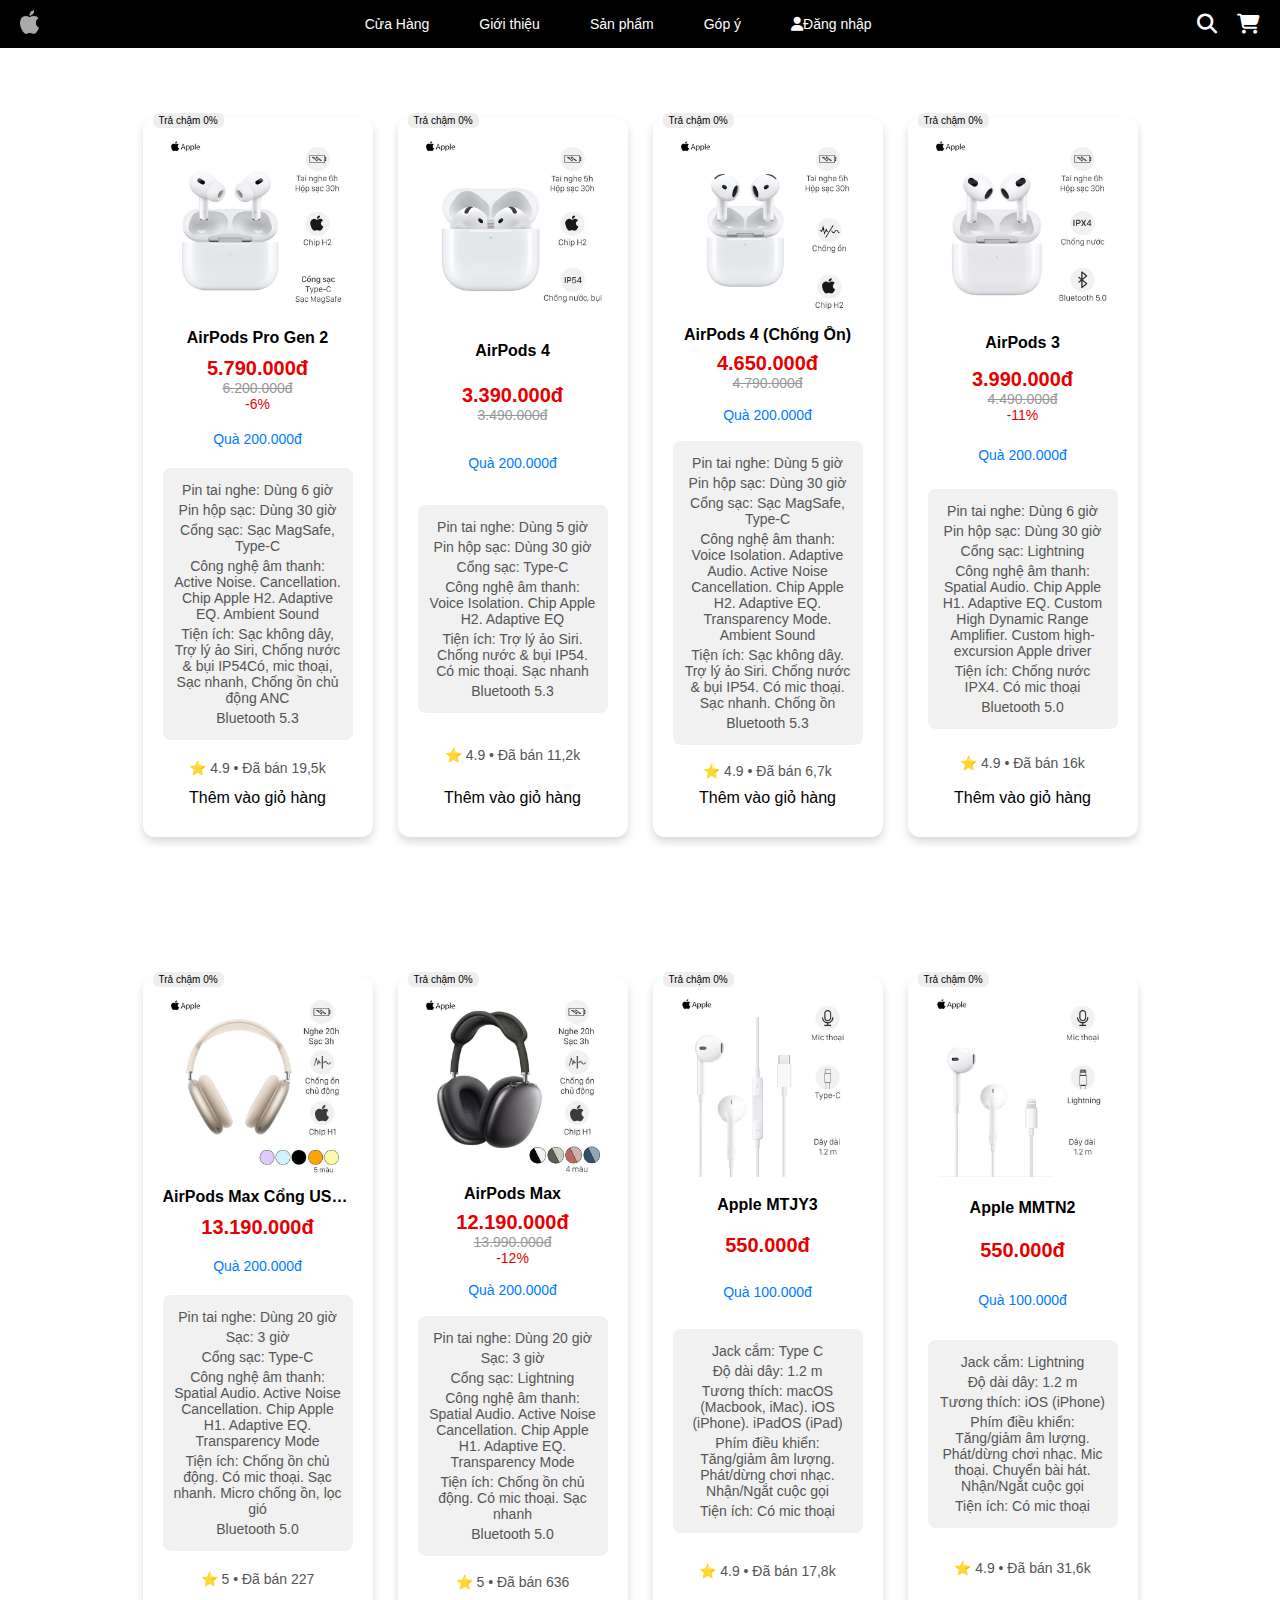
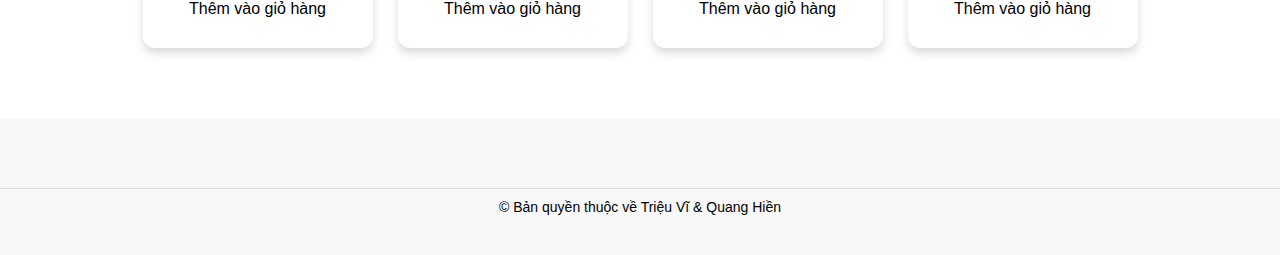
<file: airpods.html>
<!DOCTYPE html>
<html lang="vi">

<head>
    <meta charset="UTF-8">
    <meta name="viewport" content="width=device-width, initial-scale=1.0">
    <title>Sản phẩm mới</title>
    <link rel="stylesheet" href="style.css">
</head>

<body>

    <header class="header">
        <div class="logo">
            <a href="index.html"><img src="./Images/Apple-logo.webp" alt="Logo"></a>
        </div>
        <ul class="nav-menu">
            <li><a href="index.html">Cửa Hàng</a></li>
            <li><a href="gioithieu.html">Giới thiệu</a></li>
            <li class="dropdown">
                <a href="#">Sản phẩm</a>
                <ul class="dropdown-content">
                    <li><a href="iphone.html">Iphone Series</a></li>
                    <li><a href="airpods.html">Tai nghe</a></li>
                    <li><a href="phukien.html">Phụ Kiện</a></li>
                </ul>
            </li>
            <li><a href="feedback.html">Góp ý</a></li>
            </li>
            <div class="login">
                <a href="dangnhap.html" class="login-btn"><i class="fas fa-user"></i> Đăng nhập</a>
            </div>
        </ul>
        <div class="search-cart">
            <div class="search-icon">
                <i class="fas fa-search"></i>
            </div>
            <div class="cart-icon">
                <i class="fa fa-shopping-cart" aria-hidden="true"></i>
            </div>
        </div>
        <link rel="stylesheet" href="https://cdnjs.cloudflare.com/ajax/libs/font-awesome/6.4.2/css/all.min.css">
        </ul>
    </header>

    <section id="product-list">

        <div class="product-container">
            <div class="product featured">
                <div class="badge">Trả chậm 0%</div>
                <img src="./Images/tai-nghe-bluetooth-airpods-pro-2nd-gen-usb-c-charge-apple-thumb-1-600x600.jpg"
                    alt="AirPods Pro Gen 2">
                <h3>AirPods Pro Gen 2</h3>


                <div class="price-container">
                    <p class="discounted-price">5.790.000đ</p>
                    <p class="original-price">6.200.000đ</p>
                    <p class="discount">-6%</p>
                </div>
                <p class="bonus">Quà 200.000đ</p>
                <ul class="specifications">
                    <li>Pin tai nghe: Dùng 6 giờ</li>
                    <li>Pin hộp sạc: Dùng 30 giờ </li>
                    <li>Cổng sạc: Sạc MagSafe, Type-C</li>
                    <li>Công nghệ âm thanh: Active Noise. Cancellation. Chip Apple H2. Adaptive EQ. Ambient Sound</li>
                    <li>Tiện ích:
                        Sạc không dây, Trợ lý ảo Siri, Chống nước & bụi IP54Có, mic thoại, Sạc nhanh, Chống ồn chủ động
                        ANC</li>
                    <li>Bluetooth 5.3</li>
                </ul>
                <p class="rating">⭐ 4.9 • Đã bán 19,5k</p>
                <button class="add-to-cart">Thêm vào giỏ hàng</button>
            </div>

            <div class="product-container">
                <div class="product featured">
                    <div class="badge">Trả chậm 0%</div>
                    <img src="./Images/airpods-4-mxp63-thumb-new-600x600.jpg" alt="AirPods 4">
                    <h3>AirPods 4</h3>

                    <div class="price-container">
                        <p class="discounted-price">3.390.000đ</p>
                        <p class="original-price">3.490.000đ</p>

                    </div>
                    <p class="bonus">Quà 200.000đ</p>
                    <ul class="specifications">
                        <li>Pin tai nghe: Dùng 5 giờ</li>
                        <li>Pin hộp sạc: Dùng 30 giờ</li>
                        <li>Cổng sạc: Type-C</li>
                        <li>Công nghệ âm thanh: Voice Isolation. Chip Apple H2. Adaptive EQ</li>
                        <li>Tiện ích: Trợ lý ảo Siri. Chống nước & bụi IP54. Có mic thoại. Sạc nhanh</li>
                        <li>Bluetooth 5.3</li>
                    </ul>
                    <p class="rating">⭐ 4.9 • Đã bán 11,2k</p>
                    <button class="add-to-cart">Thêm vào giỏ hàng</button>
                </div>
                <div class="product-container">
                    <div class="product featured">
                        <div class="badge">Trả chậm 0%</div>
                        <img src="./Images/airport4-anc-600x600.jpg" alt="AirPods 4 (Chống Ồn)">
                        <h3>AirPods 4 (Chống Ồn)</h3>
                        <div class="price-container">
                            <p class="discounted-price">4.650.000đ</p>
                            <p class="original-price">4.790.000đ</p>
                        </div>
                        <p class="bonus">Quà 200.000đ</p>
                        <ul class="specifications">
                            <li>Pin tai nghe: Dùng 5 giờ</li>
                            <li>Pin hộp sạc: Dùng 30 giờ</li>
                            <li>Cổng sạc: Sạc MagSafe, Type-C</li>
                            <li>Công nghệ âm thanh: Voice Isolation. Adaptive Audio. Active Noise Cancellation. Chip
                                Apple H2. Adaptive EQ. Transparency Mode. Ambient Sound</li>
                            <li>Tiện ích: Sạc không dây. Trợ lý ảo Siri. Chống nước & bụi IP54. Có mic thoại. Sạc nhanh.
                                Chống ồn</li>
                            <li>Bluetooth 5.3</li>
                        </ul>
                        <p class="rating">⭐ 4.9 • Đã bán 6,7k</p>
                        <button class="add-to-cart">Thêm vào giỏ hàng</button>
                    </div>
                    <div class="product-container">
                        <div class="product featured">
                            <div class="badge">Trả chậm 0%</div>
                            <img src="./Images/tai-nghe-bluetooth-airpods-3-lightning-charge-apple-mpny3-trang-thumb1-600x6001.-600x600.jpeg"
                                alt="AirPods 3">
                            <h3>AirPods 3</h3>
                            <div class="price-container">
                                <p class="discounted-price">3.990.000đ</p>
                                <p class="original-price">4.490.000đ</p>
                                <p class="discount">-11%</p>
                            </div>
                            <p class="bonus">Quà 200.000đ</p>
                            <ul class="specifications">
                                <li>Pin tai nghe: Dùng 6 giờ</li>
                                <li>Pin hộp sạc: Dùng 30 giờ</li>
                                <li>Cổng sạc: Lightning</li>
                                <li>Công nghệ âm thanh: Spatial Audio. Chip Apple H1. Adaptive EQ. Custom High Dynamic
                                    Range Amplifier. Custom high-excursion Apple driver</li>
                                <li>Tiện ích: Chống nước IPX4. Có mic thoại</li>
                                <li>Bluetooth 5.0</li>
                            </ul>
                            <p class="rating">⭐ 4.9 • Đã bán 16k</p>
                            <button class="add-to-cart">Thêm vào giỏ hàng</button>
                        </div>
    </section>
    <section id="product-two">
        <div class="product-container">
            <div class="product featured">
                <div class="badge">Trả chậm 0%</div>
                <img src="./Images/airpods-max-cong-usb-c-200924-102948-834-600x600-600x600.jpg" alt="AirPods Max">
                <h3>AirPods Max Cổng USB-C</h3>
                <div class="price-container">
                    <p class="discounted-price">13.190.000đ</p>
                </div>
                <p class="bonus">Quà 200.000đ</p>
                <ul class="specifications">
                    <li>Pin tai nghe: Dùng 20 giờ</li>
                    <li>Sạc: 3 giờ</li>
                    <li>Cổng sạc: Type-C</li>
                    <li>Công nghệ âm thanh: Spatial Audio. Active Noise Cancellation. Chip Apple H1. Adaptive EQ.
                        Transparency Mode</li>
                    <li>Tiện ích: Chống ồn chủ động. Có mic thoại. Sạc nhanh. Micro chống ồn, lọc gió</li>
                    <li>Bluetooth 5.0</li>
                </ul>
                <p class="rating">⭐ 5 • Đã bán 227</p>
                <button class="add-to-cart">Thêm vào giỏ hàng</button>
            </div>
            <div class="product-container">
                <div class="product featured">
                    <div class="badge">Trả chậm 0%</div>
                    <img src="./Images/bluetooth-airpods-max-apple-thumb3-600x600.jpeg" alt="AirPods Max">
                    <h3>AirPods Max</h3>
                    <div class="price-container">
                        <p class="discounted-price">12.190.000đ</p>
                        <p class="original-price">13.990.000đ</p>
                        <p class="discount">-12%</p>
                    </div>
                    <p class="bonus">Quà 200.000đ</p>
                    <ul class="specifications">
                        <li>Pin tai nghe: Dùng 20 giờ</li>
                        <li>Sạc: 3 giờ</li>
                        <li>Cổng sạc: Lightning</li>
                        <li>Công nghệ âm thanh: Spatial Audio. Active Noise Cancellation. Chip Apple H1. Adaptive EQ.
                            Transparency Mode</li>
                        <li>Tiện ích: Chống ồn chủ động. Có mic thoại. Sạc nhanh</li>
                        <li>Bluetooth 5.0</li>
                    </ul>
                    <p class="rating">⭐ 5 • Đã bán 636</p>
                    <button class="add-to-cart">Thêm vào giỏ hàng</button>
                </div>
                <div class="product-container">
                    <div class="product featured">
                        <div class="badge">Trả chậm 0%</div>
                        <img src="./Images/tai-nghe-co-day-apple-mtjy3-thumb-1-600x600.jpg" alt="Apple MTJY3">
                        <h3>Apple MTJY3</h3>
                        <div class="price-container">
                            <p class="discounted-price">550.000đ</p>
                        </div>
                        <p class="bonus">Quà 100.000đ</p>
                        <ul class="specifications">
                            <li>Jack cắm: Type C</li>
                            <li>Độ dài dây: 1.2 m</li>
                            <li>Tương thích: macOS (Macbook, iMac). iOS (iPhone). iPadOS (iPad)</li>
                            <li>Phím điều khiển: Tăng/giảm âm lượng. Phát/dừng chơi nhạc. Nhận/Ngắt cuộc gọi</li>
                            <li>Tiện ích: Có mic thoại</li>
                        </ul>
                        <p class="rating">⭐ 4.9 • Đã bán 17,8k</p>
                        <button class="add-to-cart">Thêm vào giỏ hàng</button>
                    </div>
                    <div class="product-container">
                        <div class="product featured">
                            <div class="badge">Trả chậm 0%</div>
                            <img src="./Images/tai-nghe-earpods-cong-lightning-apple-mmtn2-tn2-600x600.jpg"
                                alt="Apple MMTN2">
                            <h3>Apple MMTN2 </h3>
                            <div class="price-container">
                                <p class="discounted-price">550.000đ</p>
                            </div>
                            <p class="bonus">Quà 100.000đ</p>
                            <ul class="specifications">
                                <li>Jack cắm: Lightning</li>
                                <li>Độ dài dây: 1.2 m</li>
                                <li>Tương thích: iOS (iPhone)</li>
                                <li>Phím điều khiển: Tăng/giảm âm lượng. Phát/dừng chơi nhạc. Mic thoại. Chuyển bài hát.
                                    Nhận/Ngắt cuộc gọi</li>
                                <li>Tiện ích: Có mic thoại</li>
                            </ul>
                            <p class="rating">⭐ 4.9 • Đã bán 31,6k</p>
                            <button class="add-to-cart">Thêm vào giỏ hàng</button>
                        </div>
    </section>

    <footer class="footer">
        <div class="footer-bottom">
            <p>© Bản quyền thuộc về Triệu Vĩ & Quang Hiền</p>
        </div>
        </div>
    </footer>

</body>

</html>
</file>
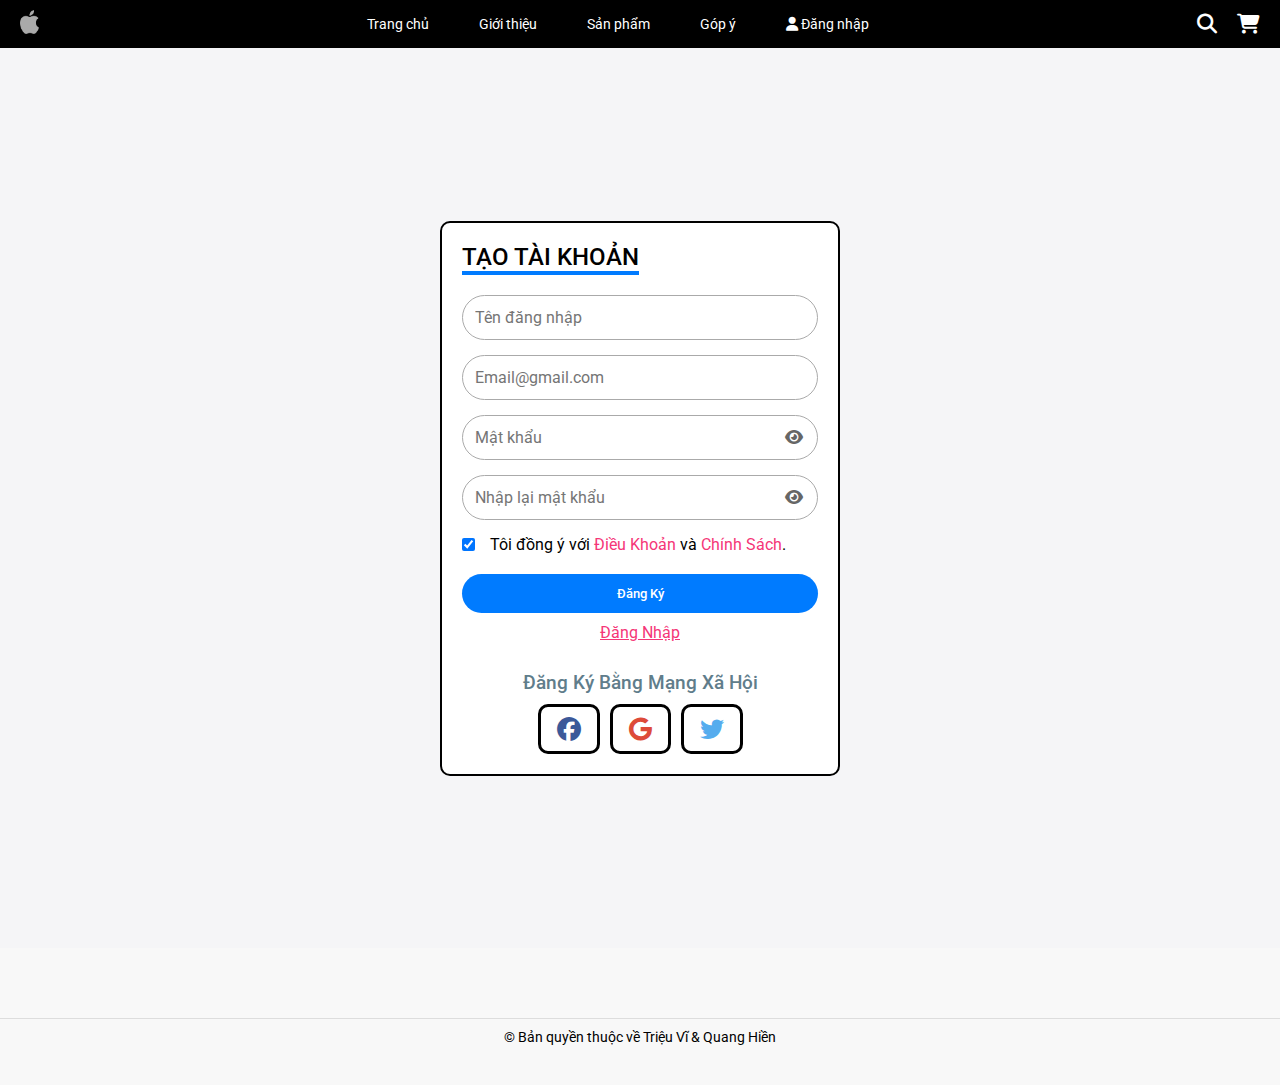
<file: dangky.html>
<!DOCTYPE html>
<html lang="en">

<head>
    <meta charset="UTF-8">
    <meta name="viewport" content="width=device-width, initial-scale=1.0">
    <title>Form đăng nhập tài khoản</title>
    <link rel="stylesheet" href="dangky.css">
    <link rel="preconnect" href="https://fonts.gstatic.com">
    <link href="https://fonts.googleapis.com/css2?family=Roboto:wght@400;500&display=swap" rel="stylesheet">

    <!-- Font Awesome 6.4.2 -->
    <link rel="stylesheet" href="https://cdnjs.cloudflare.com/ajax/libs/font-awesome/6.4.2/css/all.min.css">
</head>


<style>
    .fa-facebook {
        border: 3px solid black;
        padding: 10px 16px;
        border-radius: 10px;
        background-color: white;
    }

    .fa-facebook:hover {
        color: white;
        background-color: #f53677;
        cursor: pointer;
    }

    .fa-google {
        border: 3px solid black;
        padding: 10px 16px;
        border-radius: 10px;
        background-color: white;
    }

    .fa-google:hover {
        color: white;
        background-color: #f53677;
        cursor: pointer;
    }

    .fa-twitter {
        border: 3px solid black;
        padding: 10px 16px;
        border-radius: 10px;
        background-color: white;
    }

    .fa-twitter:hover {
        color: white;
        background-color: #f53677;
        cursor: pointer;
    }
</style>

<body>
    <header class="header">
        <div class="logo">
            <img src="./Images/Apple-logo.webp" alt="Logo">
        </div>
        <ul class="nav-menu">
            <li><a href="index.html">Trang chủ</a></li>
            <li><a href="gioithieu.html">Giới thiệu</a></li>
            <li class="dropdown">
                <a href="#">Sản phẩm</a>
                <ul class="dropdown-content">
                    <li><a href="iphone.html">Iphone Series</a></li>
                    <li><a href="airpods.html">Tai nghe</a></li>
                    <li><a href="phukien.html">Phụ Kiện</a></li>

                </ul>
            </li>

            <li><a href="feedback.html">Góp ý</a></li>
            <div class="login">
                <a href="dangnhap.html" class="login-btn"><i class="fa-solid fa-user"></i> Đăng nhập</a>
            </div>
        </ul>
        <div class="search-cart">
            <div class="search-icon">
                <i class="fa-solid fa-search"></i>
            </div>
            <div class="cart-icon">
                <i class="fa-solid fa-shopping-cart"></i>
            </div>
        </div>
        </div>
        <link rel="stylesheet" href="https://cdnjs.cloudflare.com/ajax/libs/font-awesome/6.4.2/css/all.min.css">

    </header>
    <section>
        <div class="noi-dung">
            <div class="form">
                <h2>Tạo tài khoản</h2>
                <form action="">
                    <div class="input-form">
                        <input type="text" class="auth-form-input" placeholder="Tên đăng nhập">
                    </div>

                    <div class="input-form">
                        <input type="email" class="auth-form-input" placeholder="Email@gmail.com">
                    </div>

                    <div class="input-form">
                        <div class="input-icon">
                            <input type="password" class="auth-form-input" id="password" placeholder="Mật khẩu">
                            <i class="fa fa-eye show-password"></i>
                        </div>
                    </div>

                    <div class="input-form">
                        <div class="input-icon">
                            <input type="password" class="auth-form-input" id="confirm-password"
                                placeholder="Nhập lại mật khẩu">
                            <i class="fa fa-eye show-password"></i>
                        </div>
                    </div>

                    <label class="btn active">
                        <input type="checkbox" name='email1' checked>
                        <i class="fa fa-square-o"></i><i class="fa fa-check-square-o"></i>
                        <span> Tôi đồng ý với <a href="#">Điều Khoản</a> và <a href="#">Chính Sách</a>.</span>
                    </label>
                    <div class="footer-action">
                        <input type="submit" value="Đăng Ký" class="auth-submit">
                        <a href="dangnhap.html" class="auth-btn-direct">Đăng Nhập</a>
                    </div>
                </form>

                <h3>Đăng Ký Bằng Mạng Xã Hội</h3>
                <ul class="icon-dang-nhap">
                    <li><i class="fa-brands fa-facebook"></i></li>
                    <li><i class="fa-brands fa-google"></i></li>
                    <li><i class="fa-brands fa-twitter"></i></li>
                </ul>
            </div>
        </div>
    </section>

    <footer class="footer">
        <div class="footer-bottom">
            <p>© Bản quyền thuộc về Triệu Vĩ & Quang Hiền</p>
        </div>
        </div>
    </footer>

</body>

<script>
    document.addEventListener("DOMContentLoaded", function () {
        const toggleIcons = document.querySelectorAll(".show-password");

        toggleIcons.forEach(icon => {
            icon.addEventListener("click", function () {
                const passwordInput = this.previousElementSibling;

                if (passwordInput.type === "password") {
                    passwordInput.type = "text";
                    this.classList.remove("fa-eye");
                    this.classList.add("fa-eye-slash");
                } else {
                    passwordInput.type = "password";
                    this.classList.remove("fa-eye-slash");
                    this.classList.add("fa-eye");
                }
            });
        });
    });
</script>

</html>
</file>
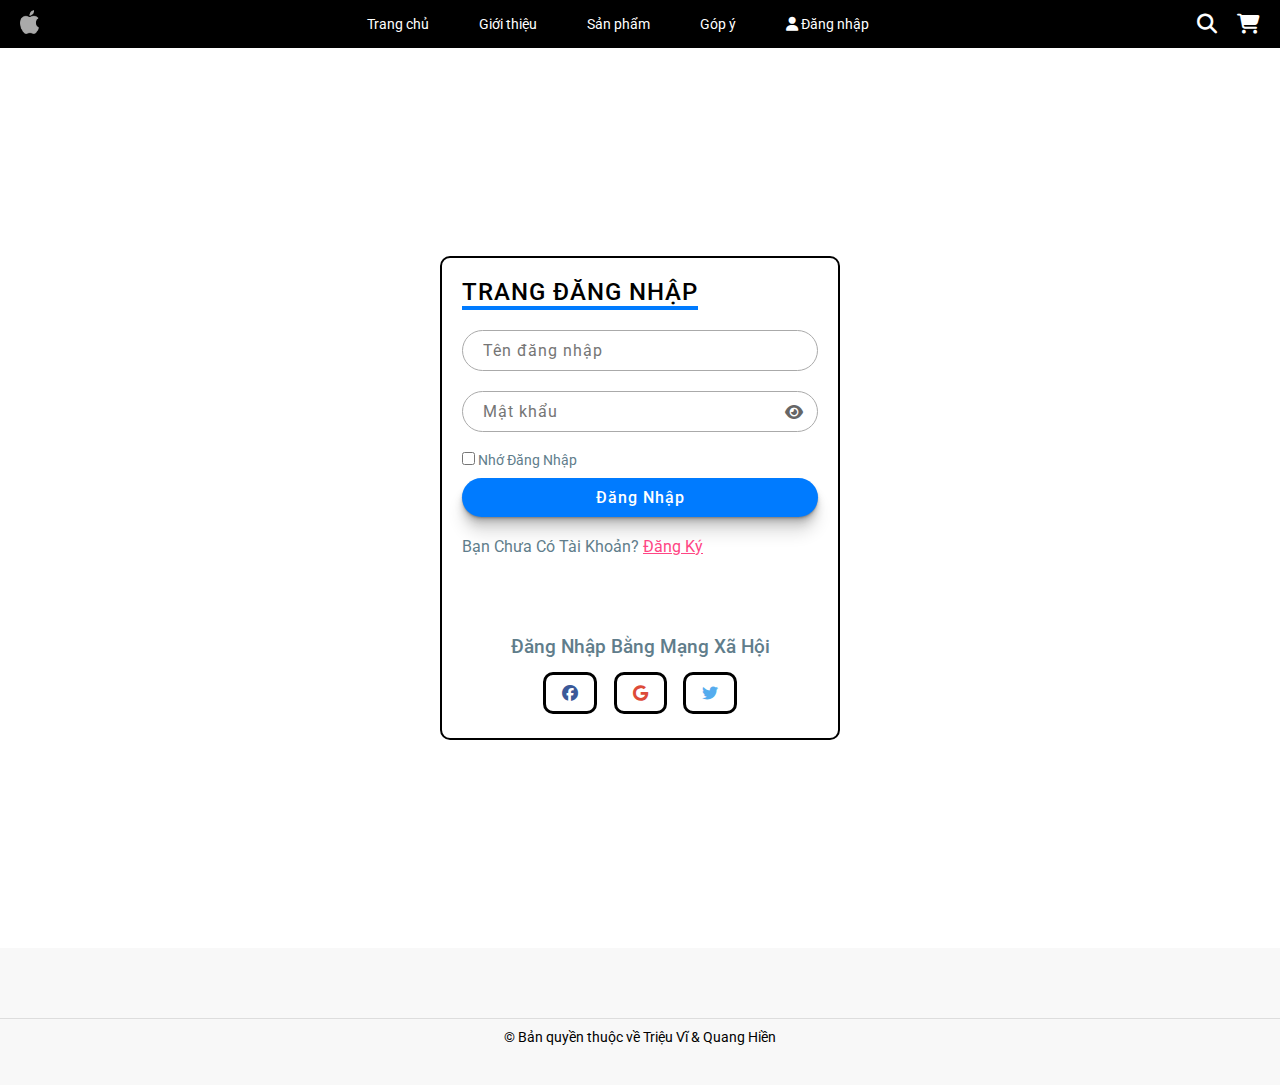
<file: dangnhap.html>
<!DOCTYPE html>
<html lang="en">

<head>
    <meta charset="UTF-8">
    <meta name="viewport" content="width=device-width, initial-scale=1.0">
    <title>Form đăng nhập tài khoản</title>
    <link rel="stylesheet" href="dangnhap.css">
    <link rel="preconnect" href="https://fonts.gstatic.com">
    <link href="https://fonts.googleapis.com/css2?family=Roboto:wght@400;500&display=swap" rel="stylesheet">

    <!-- Font Awesome 6.4.2 -->
    <link rel="stylesheet" href="https://cdnjs.cloudflare.com/ajax/libs/font-awesome/6.4.2/css/all.min.css">
</head>


<style>
    .fa-facebook {
        border: 3px solid black;
        padding: 10px 16px;
        border-radius: 10px;
        background-color: white;
    }

    .fa-facebook:hover {
        color: white;
        background-color: #f53677;
        cursor: pointer;
    }

    .fa-google {
        border: 3px solid black;
        padding: 10px 16px;
        border-radius: 10px;
        background-color: white;
    }

    .fa-google:hover {
        color: white;
        background-color: #f53677;
        cursor: pointer;
    }

    .fa-twitter {
        border: 3px solid black;
        padding: 10px 16px;
        border-radius: 10px;
        background-color: white;
    }

    .fa-twitter:hover {
        color: white;
        background-color: #f53677;
        cursor: pointer;
    }
</style>

<body>
    <header class="header">
        <div class="logo">
            <img src="./Images/Apple-logo.webp" alt="Logo">
        </div>
        <ul class="nav-menu">
            <li><a href="index.html">Trang chủ</a></li>
            <li><a href="gioithieu.html">Giới thiệu</a></li>
            <li class="dropdown">
                <a href="#">Sản phẩm</a>
                <ul class="dropdown-content">
                    <li><a href="iphone.html">Iphone Series</a></li>
                    <li><a href="airpods.html">Tai nghe</a></li>
                    <li><a href="phukien.html">Phụ Kiện</a></li>

                </ul>
            </li>

            <li><a href="feedback.html">Góp ý</a></li>
            <div class="login">
                <a href="dangnhap.html" class="login-btn"><i class="fa-solid fa-user"></i> Đăng nhập</a>
            </div>
        </ul>
        <div class="search-cart">
            <div class="search-icon">
                <i class="fa-solid fa-search"></i>
            </div>
            <div class="cart-icon">
                <i class="fa-solid fa-shopping-cart"></i>
            </div>
        </div>
        </div>
        <link rel="stylesheet" href="https://cdnjs.cloudflare.com/ajax/libs/font-awesome/6.4.2/css/all.min.css">

    </header>
    <section>
        <div class="noi-dung">
            <div class="form">
                <h2>Trang Đăng Nhập</h2>
                <form action="">
                    <div class="input-form">
                        <input type="text" class="auth-form-input" placeholder="Tên đăng nhập">
                    </div>

                    <div class="input-form">
                        <div class="input-icon">
                            <input type="password" class="auth-form-input" id="password" placeholder="Mật khẩu">
                            <i class="fa fa-eye show-password"></i>
                        </div>
                    </div>

                    <div class="nho-dang-nhap">
                        <label><input type="checkbox" name=""> Nhớ Đăng Nhập</label>
                    </div>

                    <div class="input-form">
                        <input type="submit" value="Đăng Nhập">
                    </div>

                    <div class="input-form">
                        <p>Bạn Chưa Có Tài Khoản? <a href="dangky.html">Đăng Ký</a></p>
                    </div>
                </form>
                <h3>Đăng Nhập Bằng Mạng Xã Hội</h3>
                <ul class="icon-dang-nhap">
                    <li><i class="fa-brands fa-facebook"></i></li>
                    <li><i class="fa-brands fa-google"></i></li>
                    <li><i class="fa-brands fa-twitter"></i></li>
                </ul>
            </div>
        </div>
    </section>

    <footer class="footer">
        <div class="footer-bottom">
            <p>© Bản quyền thuộc về Triệu Vĩ & Quang Hiền</p>
        </div>
        </div>
    </footer>

</body>

<script>
    document.addEventListener("DOMContentLoaded", function () {
        const toggleIcons = document.querySelectorAll(".show-password");

        toggleIcons.forEach(icon => {
            icon.addEventListener("click", function () {
                const passwordInput = this.previousElementSibling;

                if (passwordInput.type === "password") {
                    passwordInput.type = "text";
                    this.classList.remove("fa-eye");
                    this.classList.add("fa-eye-slash");
                } else {
                    passwordInput.type = "password";
                    this.classList.remove("fa-eye-slash");
                    this.classList.add("fa-eye");
                }
            });
        });
    });
</script>

</html>
</file>
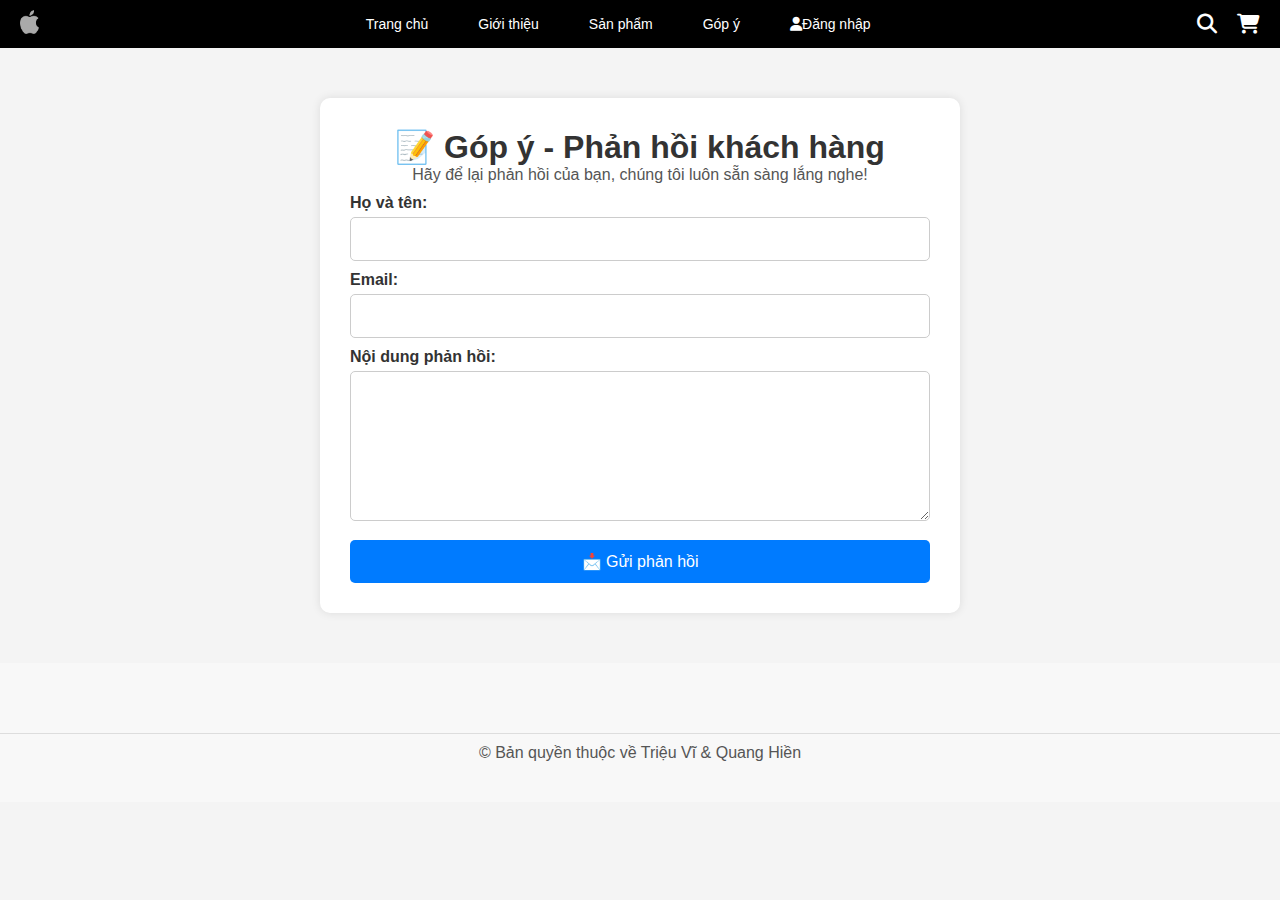
<file: feedback.html>
<!DOCTYPE html>
<html lang="vi">

<head>
    <meta charset="UTF-8">
    <meta name="viewport" content="width=device-width, initial-scale=1.0">
    <title>Góp ý - Phản hồi khách hàng</title>
    <link rel="stylesheet" href="style.css">
    <style>
        body {
            font-family: Arial, sans-serif;
            background-color: #f4f4f4;
            margin: 0;
            padding: 0;
        }

        .container {
            width: 50%;
            margin: 50px auto;
            padding: 30px;
            background: white;
            box-shadow: 0px 0px 10px rgba(0, 0, 0, 0.1);
            border-radius: 10px;
        }

        h1 {
            text-align: center;
            color: #333;
        }

        p {
            text-align: center;
            font-size: 16px;
            color: #555;
        }

        label {
            font-weight: bold;
            display: block;
            margin-top: 10px;
            color: #333;
        }

        input,
        textarea {
            width: 100%;
            padding: 12px;
            margin-top: 5px;
            border: 1px solid #ccc;
            border-radius: 5px;
            font-size: 16px;
        }

        textarea {
            height: 150px;
            /* ✅ Làm khung nhập dài hơn */
            resize: vertical;
        }

        button {
            width: 100%;
            padding: 12px;
            background-color: #007bff;
            color: white;
            font-size: 16px;
            border: none;
            border-radius: 5px;
            cursor: pointer;
            margin-top: 15px;
        }

        button:hover {
            background-color: #0056b3;
        }
    </style>
</head>

<body>
    <header class="header">
        <div class="logo">
            <img src="./Images/Apple-logo.webp" alt="Logo">
        </div>
        <ul class="nav-menu">
            <li><a href="index.html">Trang chủ</a></li>
            <li><a href="gioithieu.html">Giới thiệu</a></li>
            <li class="dropdown">
                <a href="#">Sản phẩm</a>
                <ul class="dropdown-content">
                    <li><a href="iphone.html">Iphone Series</a></li>
                    <li><a href="airpods.html">AirPods</a></li>
                    <li><a href="phukien.html">Phụ Kiện</a></li>

                </ul>
            </li>

            <li><a href="feedback.html">Góp ý</a></li>
            <div class="login">
                <a href="dangnhap.html" class="login-btn"><i class="fas fa-user"></i> Đăng nhập</a>
            </div>
        </ul>
        <div class="search-cart">
            <div class="search-icon">
                <i class="fas fa-search"></i>
            </div>
            <div class="cart-icon">
                <i class="fa fa-shopping-cart" aria-hidden="true"></i>
            </div>
        </div>
        <link rel="stylesheet" href="https://cdnjs.cloudflare.com/ajax/libs/font-awesome/6.4.2/css/all.min.css">

    </header>
    <div class="container">
        <h1>📝 Góp ý - Phản hồi khách hàng</h1>
        <p>Hãy để lại phản hồi của bạn, chúng tôi luôn sẵn sàng lắng nghe!</p>

        <form action="submit_feedback.php" method="post">
            <label for="name">Họ và tên:</label>
            <input type="text" id="name" name="name" required>

            <label for="email">Email:</label>
            <input type="email" id="email" name="email" required>

            <label for="message">Nội dung phản hồi:</label>
            <textarea id="message" name="message" required></textarea>

            <button type="submit">📩 Gửi phản hồi</button>
        </form>
    </div>

    <footer class="footer">
        <div class="footer-bottom">
            <p>© Bản quyền thuộc về Triệu Vĩ & Quang Hiền</p>
        </div>
        </div>
    </footer>

</body>

</html>
</file>
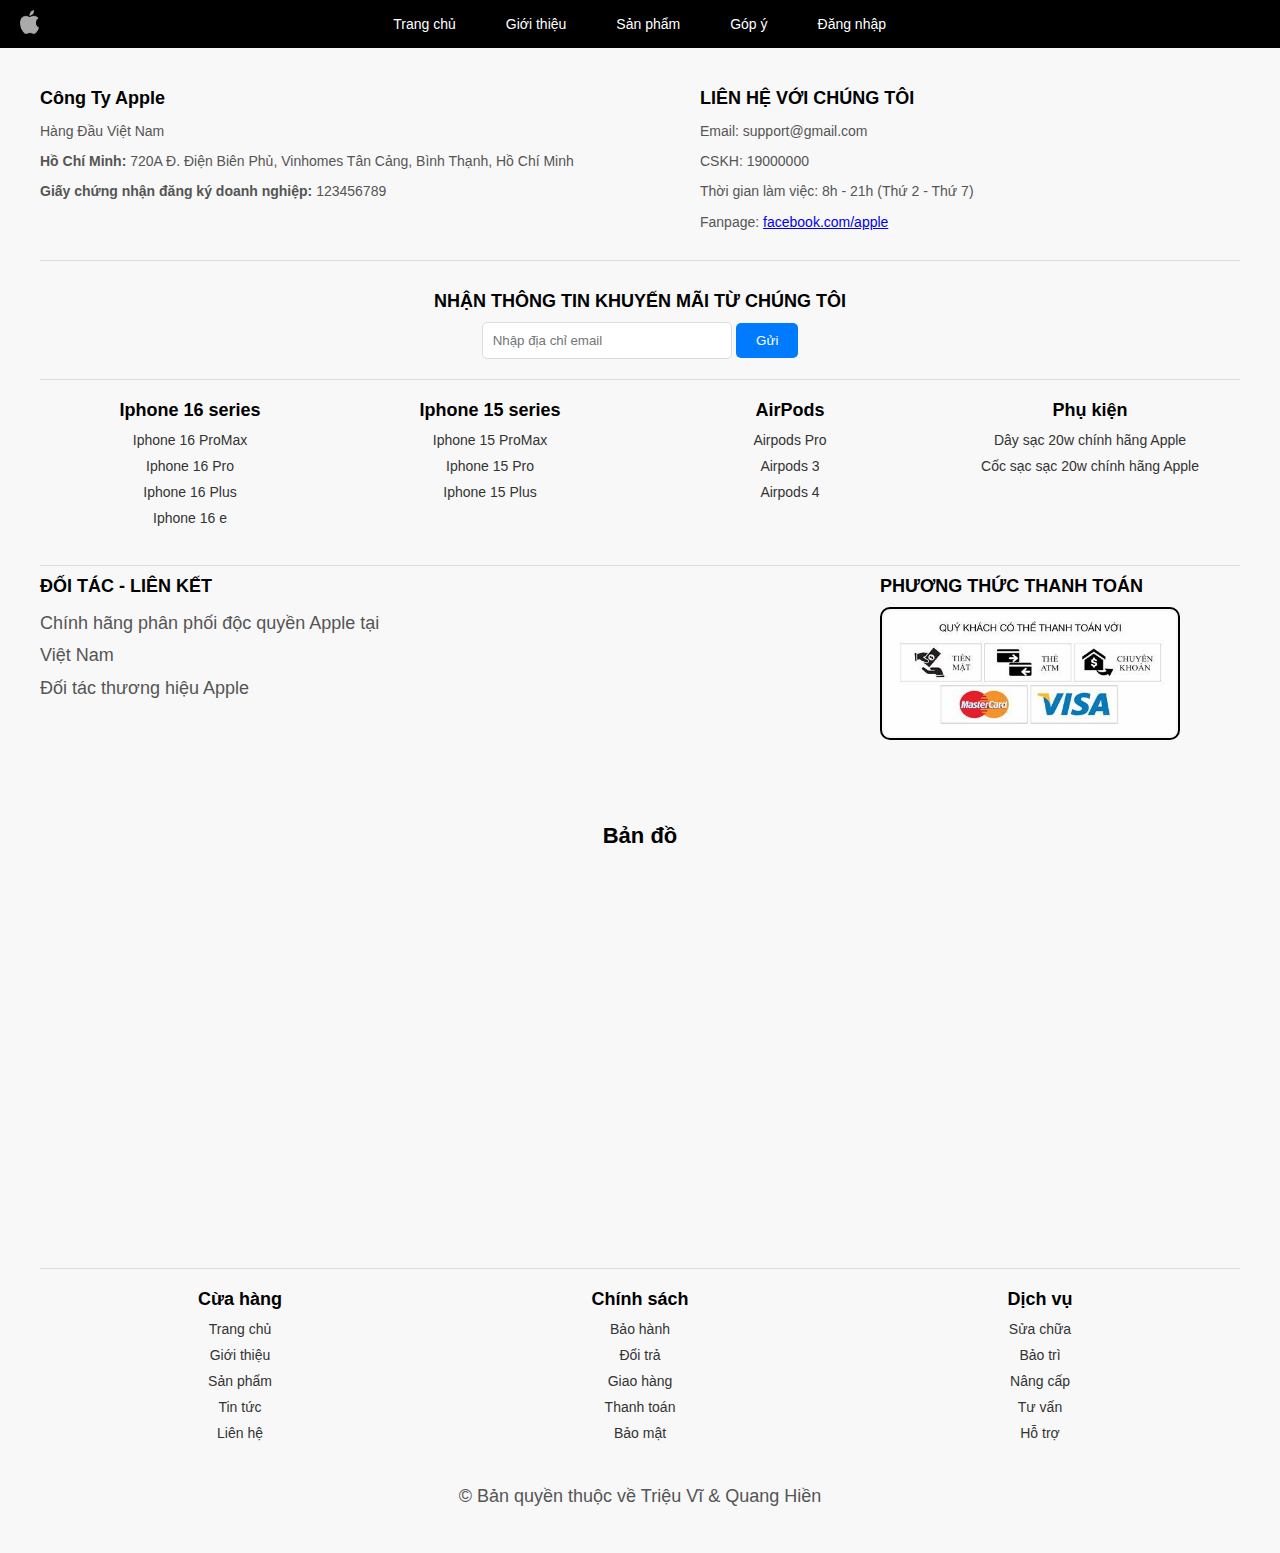
<file: gioithieu.html>
<!DOCTYPE html>
<html lang="vi">

<head>
    <meta charset="UTF-8">
    <meta name="viewport" content="width=device-width, initial-scale=1.0">
    <title>Giới thiệu - Cửa hàng Apple</title>
    <link rel="stylesheet" href="gioithieu.css">
    <style>
        /* Định dạng phần nội dung chính */
        main {
            max-width: 800px;
            margin: 50px auto;
            padding: 30px;
            background: white;
            box-shadow: 0px 0px 15px rgba(0, 0, 0, 0.1);
            border-radius: 10px;
            text-align: center;
        }

        h1 {
            font-size: 32px;
            color: #333;
            margin-bottom: 20px;
            text-transform: uppercase;
            font-weight: bold;
        }

        p {
            font-size: 18px;
            color: #555;
            line-height: 1.8;
        }

        .about-container {
            display: flex;
            align-items: center;
            gap: 20px;
            flex-wrap: wrap;
            justify-content: center;
        }

        .about-container img {
            max-width: 100px;
            height: auto;
        }


        .about-text {
            max-width: 500px;
            text-align: left;
        }

        /* Responsive */
        @media (max-width: 768px) {
            .about-container {
                flex-direction: column;
                text-align: center;
            }

            .about-text {
                text-align: center;
            }
        }
    </style>
</head>

<body>
    <header class="header">
        <div class="logo">
            <img src="./Images/Apple-logo.webp" alt="Logo">
        </div>
        <ul class="nav-menu">
            <li><a href="index.html">Trang chủ</a></li>
            <li><a href="gioithieu.html">Giới thiệu</a></li>
            <li class="dropdown">
                <a href="#">Sản phẩm</a>
                <ul class="dropdown-content">
                    <li><a href="iphone.html">Iphone Series</a></li>
                    <li><a href="airpods.html">Tai nghe</a></li>
                    <li><a href="phukien.html">Phụ Kiện</a></li>

                </ul>
            </li>
            <li><a href="feedback.html">Góp ý</a></li>
            <div class="login">
                <a href="dangnhap.html" class="login-btn"><i class="fas fa-user"></i> Đăng nhập</a>
            </div>
        </ul>
        <div class="search-cart">
            <div class="search-icon">
                <i class="fas fa-search"></i>
            </div>
            <div class="cart-icon">
                <i class="fa fa-shopping-cart" aria-hidden="true"></i>
            </div>
        </div>

    </header>
    <footer class="footer">
        <div class="footer-container">
            <!-- Phần thông tin công ty & liên hệ -->
            <div class="footer-top">
                <div class="company-info">
                    <h3>Công Ty Apple</h3>
                    <p>Hàng Đầu Việt Nam</p>
                    <p><strong>Hồ Chí Minh:</strong> 720A Đ. Điện Biên Phủ, Vinhomes Tân Cảng, Bình Thạnh, Hồ Chí Minh
                    </p>
                    <p><strong>Giấy chứng nhận đăng ký doanh nghiệp:</strong> 123456789</p>
                </div>

                <div class="contact-info">
                    <h3>LIÊN HỆ VỚI CHÚNG TÔI</h3>
                    <p>Email: support@gmail.com</p>
                    <p>CSKH: 19000000</p>
                    <p>Thời gian làm việc: 8h - 21h (Thứ 2 - Thứ 7)</p>
                    <p>Fanpage: <a href="#">facebook.com/apple</a></p>
                </div>
            </div>

            <!-- Form đăng ký nhận tin -->
            <div class="footer-subscribe">
                <h3>NHẬN THÔNG TIN KHUYẾN MÃI TỪ CHÚNG TÔI</h3>
                <div class="subscribe-form">
                    <input type="email" placeholder="Nhập địa chỉ email">
                    <button>Gửi</button>
                </div>
            </div>

            <!-- Các danh mục -->
            <div class="footer-links-container">
                <div class="footer-links">
                    <h3>Iphone 16 series</h3>
                    <ul>
                        <li><a href="#">Iphone 16 ProMax</a></li>
                        <li><a href="#">Iphone 16 Pro</a></li>
                        <li><a href="#">Iphone 16 Plus</a></li>
                        <li><a href="#">Iphone 16 e</a></li>
                    </ul>
                </div>

                <div class="footer-links">
                    <h3>Iphone 15 series</h3>
                    <ul>
                        <li><a href="#">Iphone 15 ProMax</a></li>
                        <li><a href="#">Iphone 15 Pro</a></li>
                        <li><a href="#">Iphone 15 Plus</a></li>
                    </ul>
                </div>

                <div class="footer-links">
                    <h3>AirPods</h3>
                    <ul>
                        <li><a href="#">Airpods Pro</a></li>
                        <li><a href="#">Airpods 3</a></li>
                        <li><a href="#">Airpods 4</a></li>
                    </ul>
                </div>

                <div class="footer-links">
                    <h3>Phụ kiện</h3>
                    <ul>
                        <li><a href="#">Dây sạc 20w chính hãng Apple</a></li>
                        <li><a href="#">Cốc sạc sạc 20w chính hãng Apple</a></li>
                    </ul>
                </div>
            </div>

            <!-- Chính sách, đối tác, thanh toán -->
            <div class="footer-bottom">
                <div class="partners">
                    <h3>ĐỐI TÁC - LIÊN KẾT</h3>
                    <p>Chính hãng phân phối độc quyền Apple tại Việt Nam</p>
                    <p>Đối tác thương hiệu Apple</p>
                </div>

                <div class="payment-methods">
                    <h3> PHƯƠNG THỨC THANH TOÁN</h3>
                    <img src="./Images/OIP.jpg" alt="Thanh toán">
                </div>
            </div>

        </div>
    </footer>

    <footer class="footer">

        <!-- Cột 3: Google Maps -->
        <div class="footer-map">
            <h3>Bản đồ</h3>
            <iframe
                src="https://www.google.com/maps/embed?pb=!1m18!1m12!1m3!1d3919.175416253491!2d106.7195211!3d10.7951119!2m3!1f0!2f0!3f0!3m2!1i1024!2i768!4f13.1!3m3!1m2!1s0x317527c2f8f30911%3A0x36ac5073f8c91acd!2sLandmark%2081!5e0!3m2!1svi!2s!4v1710000000000"
                width="600" height="450" style="border:0;" allowfullscreen="" loading="lazy"
                referrerpolicy="no-referrer-when-downgrade">
            </iframe>
        </div>
        </div>

        <!-- Danh mục: Cẩm nang, Chính sách, Dịch vụ -->
        <div class="footer-links-container">
            <div class="footer-links">
                <h3>Cừa hàng</h3>
                <ul>
                    <li><a href="index.html">Trang chủ</a></li>
                    <li><a href="gioithieu.html">Giới thiệu</a></li>
                    <li><a href="iphone.html">Sản phẩm</a></li>
                    <li><a href="index.html">Tin tức</a></li>
                    <li><a href="gioithieu.html">Liên hệ</a></li>
                </ul>
            </div>

            <div class="footer-links">
                <h3>Chính sách</h3>
                <ul>
                    <li><a href="#">Bảo hành</a></li>
                    <li><a href="#">Đổi trả</a></li>
                    <li><a href="#">Giao hàng</a></li>
                    <li><a href="#">Thanh toán</a></li>
                    <li><a href="#">Bảo mật</a></li>
                </ul>
            </div>

            <div class="footer-links">
                <h3>Dịch vụ</h3>
                <ul>
                    <li><a href="#">Sửa chữa</a></li>
                    <li><a href="#">Bảo trì</a></li>
                    <li><a href="#">Nâng cấp</a></li>
                    <li><a href="#">Tư vấn</a></li>
                    <li><a href="#">Hỗ trợ</a></li>
                </ul>
            </div>
        </div>

        <!-- Phần dưới cùng của footer -->
        <div class="copyright">
            <p>© Bản quyền thuộc về Triệu Vĩ & Quang Hiền</p>
        </div>
        </div>
    </footer>
</body>

</html>
</file>
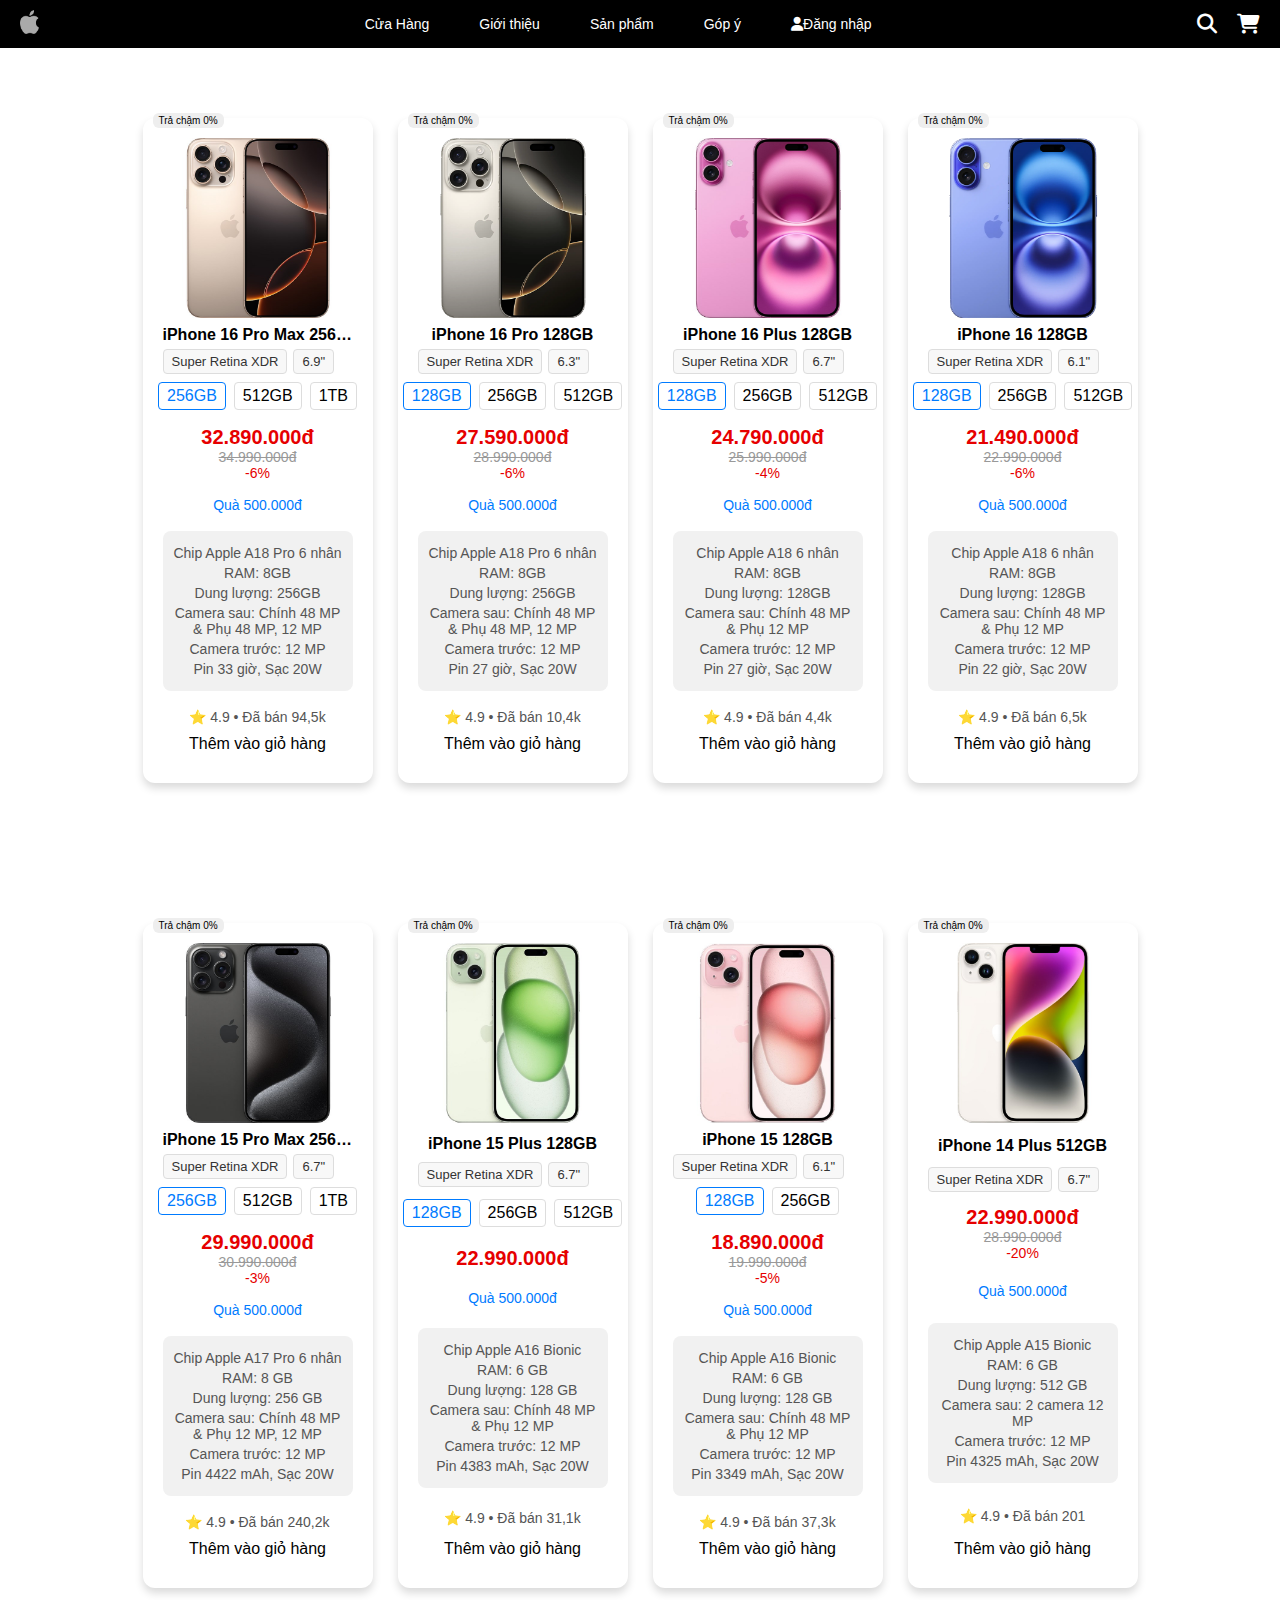
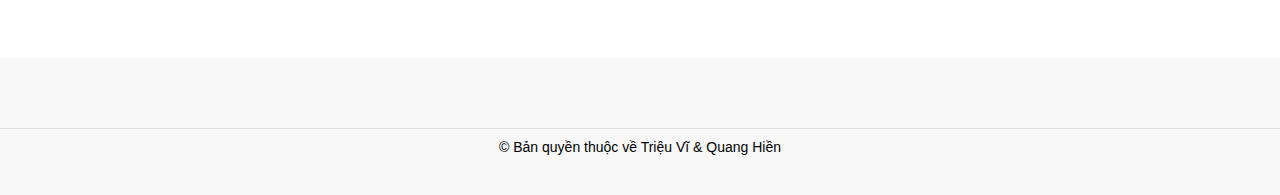
<file: iphone.html>
<!DOCTYPE html>
<html lang="vi">

<head>
    <meta charset="UTF-8">
    <meta name="viewport" content="width=device-width, initial-scale=1.0">
    <title>Sản phẩm mới</title>
    <link rel="stylesheet" href="style.css">
</head>

<body>

    <header class="header">
        <div class="logo">
            <a href="index.html"><img src="./Images/Apple-logo.webp" alt="Logo"></a>
        </div>
        <ul class="nav-menu">
            <li><a href="index.html">Cửa Hàng</a></li>
            <li><a href="gioithieu.html">Giới thiệu</a></li>
            <li class="dropdown">
                <a href="#">Sản phẩm</a>
                <ul class="dropdown-content">
                    <li><a href="iphone.html">Iphone Series</a></li>
                    <li><a href="airpods.html">Tai nghe</a></li>
                    <li><a href="phukien.html">Phụ Kiện</a></li>
                </ul>
            </li>
            <li><a href="feedback.html">Góp ý</a></li>
            </li>
            <div class="login">
                <a href="dangnhap.html" class="login-btn"><i class="fas fa-user"></i> Đăng nhập</a>
            </div>
        </ul>
        <div class="search-cart">
            <div class="search-icon">
                <i class="fas fa-search"></i>
            </div>
            <div class="cart-icon">
                <i class="fa fa-shopping-cart" aria-hidden="true"></i>
            </div>
        </div>
        <link rel="stylesheet" href="https://cdnjs.cloudflare.com/ajax/libs/font-awesome/6.4.2/css/all.min.css">
        </ul>
    </header>

    <section id="product-list">
        <div class="product-container">
            <div class="product featured">
                <div class="badge">Trả chậm 0%</div>
                <img src="./Images/iphone-16-pro-max-sa-mac-thumb-600x600.jpg" alt="iPhone 16 Pro Max">
                <h3>iPhone 16 Pro Max 256GB</h3>
                <p class="display">
                    <span>Super Retina XDR</span>
                    <span>6.9"</span>
                </p>
                <div class="storage-options">
                    <span class="selected">256GB</span>
                    <span>512GB</span>
                    <span>1TB</span>
                </div>
                <div class="price-container">
                    <p class="discounted-price">32.890.000đ</p>
                    <p class="original-price">34.990.000đ</p>
                    <p class="discount">-6%</p>
                </div>
                <p class="bonus">Quà 500.000đ</p>
                <ul class="specifications">
                    <li>Chip Apple A18 Pro 6 nhân</li>
                    <li>RAM: 8GB</li>
                    <li>Dung lượng: 256GB</li>
                    <li>Camera sau: Chính 48 MP & Phụ 48 MP, 12 MP</li>
                    <li>Camera trước: 12 MP</li>
                    <li>Pin 33 giờ, Sạc 20W</li>
                </ul>
                <p class="rating">⭐ 4.9 • Đã bán 94,5k</p>
                <button class="add-to-cart">Thêm vào giỏ hàng</button>
            </div>
            <div class="product-container">
                <div class="product featured">
                    <div class="badge">Trả chậm 0%</div>
                    <img src="./Images/iphone-16-pro-titan-tu-nhien.png" alt="iPhone 16 Pro">
                    <h3>iPhone 16 Pro 128GB</h3>
                    <p class="display">
                        <span>Super Retina XDR</span>
                        <span>6.3"</span>
                    </p>
                    <div class="storage-options">
                        <span class="selected">128GB</span>
                        <span>256GB</span>
                        <span>512GB</span>
                    </div>
                    <div class="price-container">
                        <p class="discounted-price">27.590.000đ</p>
                        <p class="original-price">28.990.000đ</p>
                        <p class="discount">-6%</p>
                    </div>
                    <p class="bonus">Quà 500.000đ</p>
                    <ul class="specifications">
                        <li>Chip Apple A18 Pro 6 nhân</li>
                        <li>RAM: 8GB</li>
                        <li>Dung lượng: 256GB</li>
                        <li>Camera sau: Chính 48 MP & Phụ 48 MP, 12 MP</li>
                        <li>Camera trước: 12 MP</li>
                        <li>Pin 27 giờ, Sạc 20W</li>
                    </ul>
                    <p class="rating">⭐ 4.9 • Đã bán 10,4k</p>
                    <button class="add-to-cart">Thêm vào giỏ hàng</button>
                </div>
                <div class="product-container">
                    <div class="product featured">
                        <div class="badge">Trả chậm 0%</div>
                        <img src="./Images/iphone-16-plus-hong-thumb-600x600.jpg" alt="iPhone 16 Plus">
                        <h3>iPhone 16 Plus 128GB</h3>
                        <p class="display">
                            <span>Super Retina XDR</span>
                            <span>6.7"</span>
                        </p>
                        <div class="storage-options">
                            <span class="selected">128GB</span>
                            <span>256GB</span>
                            <span>512GB</span>
                        </div>
                        <div class="price-container">
                            <p class="discounted-price">24.790.000đ</p>
                            <p class="original-price">25.990.000đ</p>
                            <p class="discount">-4%</p>
                        </div>
                        <p class="bonus">Quà 500.000đ</p>
                        <ul class="specifications">
                            <li>Chip Apple A18 6 nhân</li>
                            <li>RAM: 8GB</li>
                            <li>Dung lượng: 128GB</li>
                            <li>Camera sau: Chính 48 MP & Phụ 12 MP</li>
                            <li>Camera trước: 12 MP</li>
                            <li>Pin 27 giờ, Sạc 20W</li>
                        </ul>
                        <p class="rating">⭐ 4.9 • Đã bán 4,4k</p>
                        <button class="add-to-cart">Thêm vào giỏ hàng</button>
                    </div>
                    <div class="product-container">
                        <div class="product featured">
                            <div class="badge">Trả chậm 0%</div>
                            <img src="./Images/iphone-16-blue-600x600.png" alt="iPhone 16 128GB">
                            <h3>iPhone 16 128GB</h3>
                            <p class="display">
                                <span>Super Retina XDR</span>
                                <span>6.1"</span>
                            </p>
                            <div class="storage-options">
                                <span class="selected">128GB</span>
                                <span>256GB</span>
                                <span>512GB</span>
                            </div>
                            <div class="price-container">
                                <p class="discounted-price">21.490.000đ</p>
                                <p class="original-price">22.990.000đ</p>
                                <p class="discount">-6%</p>
                            </div>
                            <p class="bonus">Quà 500.000đ</p>
                            <ul class="specifications">
                                <li>Chip Apple A18 6 nhân</li>
                                <li>RAM: 8GB</li>
                                <li>Dung lượng: 128GB</li>
                                <li>Camera sau: Chính 48 MP & Phụ 12 MP</li>
                                <li>Camera trước: 12 MP</li>
                                <li>Pin 22 giờ, Sạc 20W</li>
                            </ul>
                            <p class="rating">⭐ 4.9 • Đã bán 6,5k</p>
                            <button class="add-to-cart">Thêm vào giỏ hàng</button>
                        </div>
    </section>
    <section id="product-two">
        <div class="product-container">
            <div class="product featured">
                <div class="badge">Trả chậm 0%</div>
                <img src="./Images/iphone-15-pro-max-black-thumbnew-600x600.jpg" alt="iPhone 15 Pro Max 256GB">
                <h3>iPhone 15 Pro Max 256GB </h3>
                <p class="display">
                    <span>Super Retina XDR</span>
                    <span>6.7"</span>
                </p>
                <div class="storage-options">
                    <span class="selected">256GB</span>
                    <span>512GB</span>
                    <span>1TB</span>
                </div>
                <div class="price-container">
                    <p class="discounted-price">29.990.000đ</p>
                    <p class="original-price">30.990.000đ</p>
                    <p class="discount">-3%</p>
                </div>
                <p class="bonus">Quà 500.000đ</p>
                <ul class="specifications">
                    <li>Chip Apple A17 Pro 6 nhân</li>
                    <li>RAM: 8 GB</li>
                    <li>Dung lượng: 256 GB</li>
                    <li>Camera sau: Chính 48 MP & Phụ 12 MP, 12 MP</li>
                    <li>Camera trước: 12 MP</li>
                    <li>Pin 4422 mAh, Sạc 20W</li>
                </ul>
                <p class="rating">⭐ 4.9 • Đã bán 240,2k</p>
                <button class="add-to-cart">Thêm vào giỏ hàng</button>
            </div>

            <div class="product-container">
                <div class="product featured">
                    <div class="badge">Trả chậm 0%</div>
                    <img src="./Images/iphone-15-plus-xanh-la-128gb-thumb-600x600.jpg" alt="iPhone 15 Plus 128GB">
                    <h3>iPhone 15 Plus 128GB </h3>
                    <p class="display">
                        <span>Super Retina XDR</span>
                        <span>6.7"</span>
                    </p>
                    <div class="storage-options">
                        <span class="selected">128GB</span>
                        <span>256GB</span>
                        <span>512GB</span>
                    </div>
                    <div class="price-container">
                        <p class="discounted-price">22.990.000đ</p>
                    </div>
                    <p class="bonus">Quà 500.000đ</p>
                    <ul class="specifications">
                        <li>Chip Apple A16 Bionic</li>
                        <li>RAM: 6 GB</li>
                        <li>Dung lượng: 128 GB</li>
                        <li>Camera sau: Chính 48 MP & Phụ 12 MP</li>
                        <li>Camera trước: 12 MP</li>
                        <li>Pin 4383 mAh, Sạc 20W</li>
                    </ul>
                    <p class="rating">⭐ 4.9 • Đã bán 31,1k</p>
                    <button class="add-to-cart">Thêm vào giỏ hàng</button>
                </div>
                <div class="product-container">
                    <div class="product featured">
                        <div class="badge">Trả chậm 0%</div>
                        <img src="./Images/iphone-15-hong-thumb-1-600x600.jpg" alt="iPhone 15 128GB">
                        <h3>iPhone 15 128GB </h3>
                        <p class="display">
                            <span>Super Retina XDR</span>
                            <span>6.1"</span>
                        </p>
                        <div class="storage-options">
                            <span class="selected">128GB</span>
                            <span>256GB</span>

                        </div>
                        <div class="price-container">
                            <p class="discounted-price">18.890.000đ</p>
                            <p class="original-price">19.990.000đ</p>
                            <p class="discount">-5%</p>
                        </div>
                        <p class="bonus">Quà 500.000đ</p>
                        <ul class="specifications">
                            <li>Chip Apple A16 Bionic</li>
                            <li>RAM: 6 GB</li>
                            <li>Dung lượng: 128 GB</li>
                            <li>Camera sau: Chính 48 MP & Phụ 12 MP</li>
                            <li>Camera trước: 12 MP</li>
                            <li>Pin 3349 mAh, Sạc 20W</li>
                        </ul>
                        <p class="rating">⭐ 4.9 • Đã bán 37,3k</p>
                        <button class="add-to-cart">Thêm vào giỏ hàng</button>
                    </div>
                    <div class="product-container">
                        <div class="product featured">
                            <div class="badge">Trả chậm 0%</div>
                            <img src="./Images/iPhone-14.jpg.jpg" alt="iPhone 16 Pro Max">
                            <h3>iPhone 14 Plus 512GB </h3>
                            <p class="display">
                                <span>Super Retina XDR</span>
                                <span>6.7"</span>
                            </p>

                            <div class="price-container">
                                <p class="discounted-price">22.990.000đ</p>
                                <p class="original-price">28.990.000đ</p>
                                <p class="discount">-20%</p>
                            </div>
                            <p class="bonus">Quà 500.000đ</p>
                            <ul class="specifications">
                                <li>Chip Apple A15 Bionic</li>
                                <li>RAM: 6 GB</li>
                                <li>Dung lượng: 512 GB</li>
                                <li>Camera sau: 2 camera 12 MP</li>
                                <li>Camera trước: 12 MP</li>
                                <li>Pin 4325 mAh, Sạc 20W</li>
                            </ul>
                            <p class="rating">⭐ 4.9 • Đã bán 201</p>
                            <button class="add-to-cart">Thêm vào giỏ hàng</button>
                        </div>
    </section>

    <footer class="footer">
        <div class="footer-bottom">
            <p>© Bản quyền thuộc về Triệu Vĩ & Quang Hiền</p>
        </div>
        </div>
    </footer>

</body>

</html>
</file>
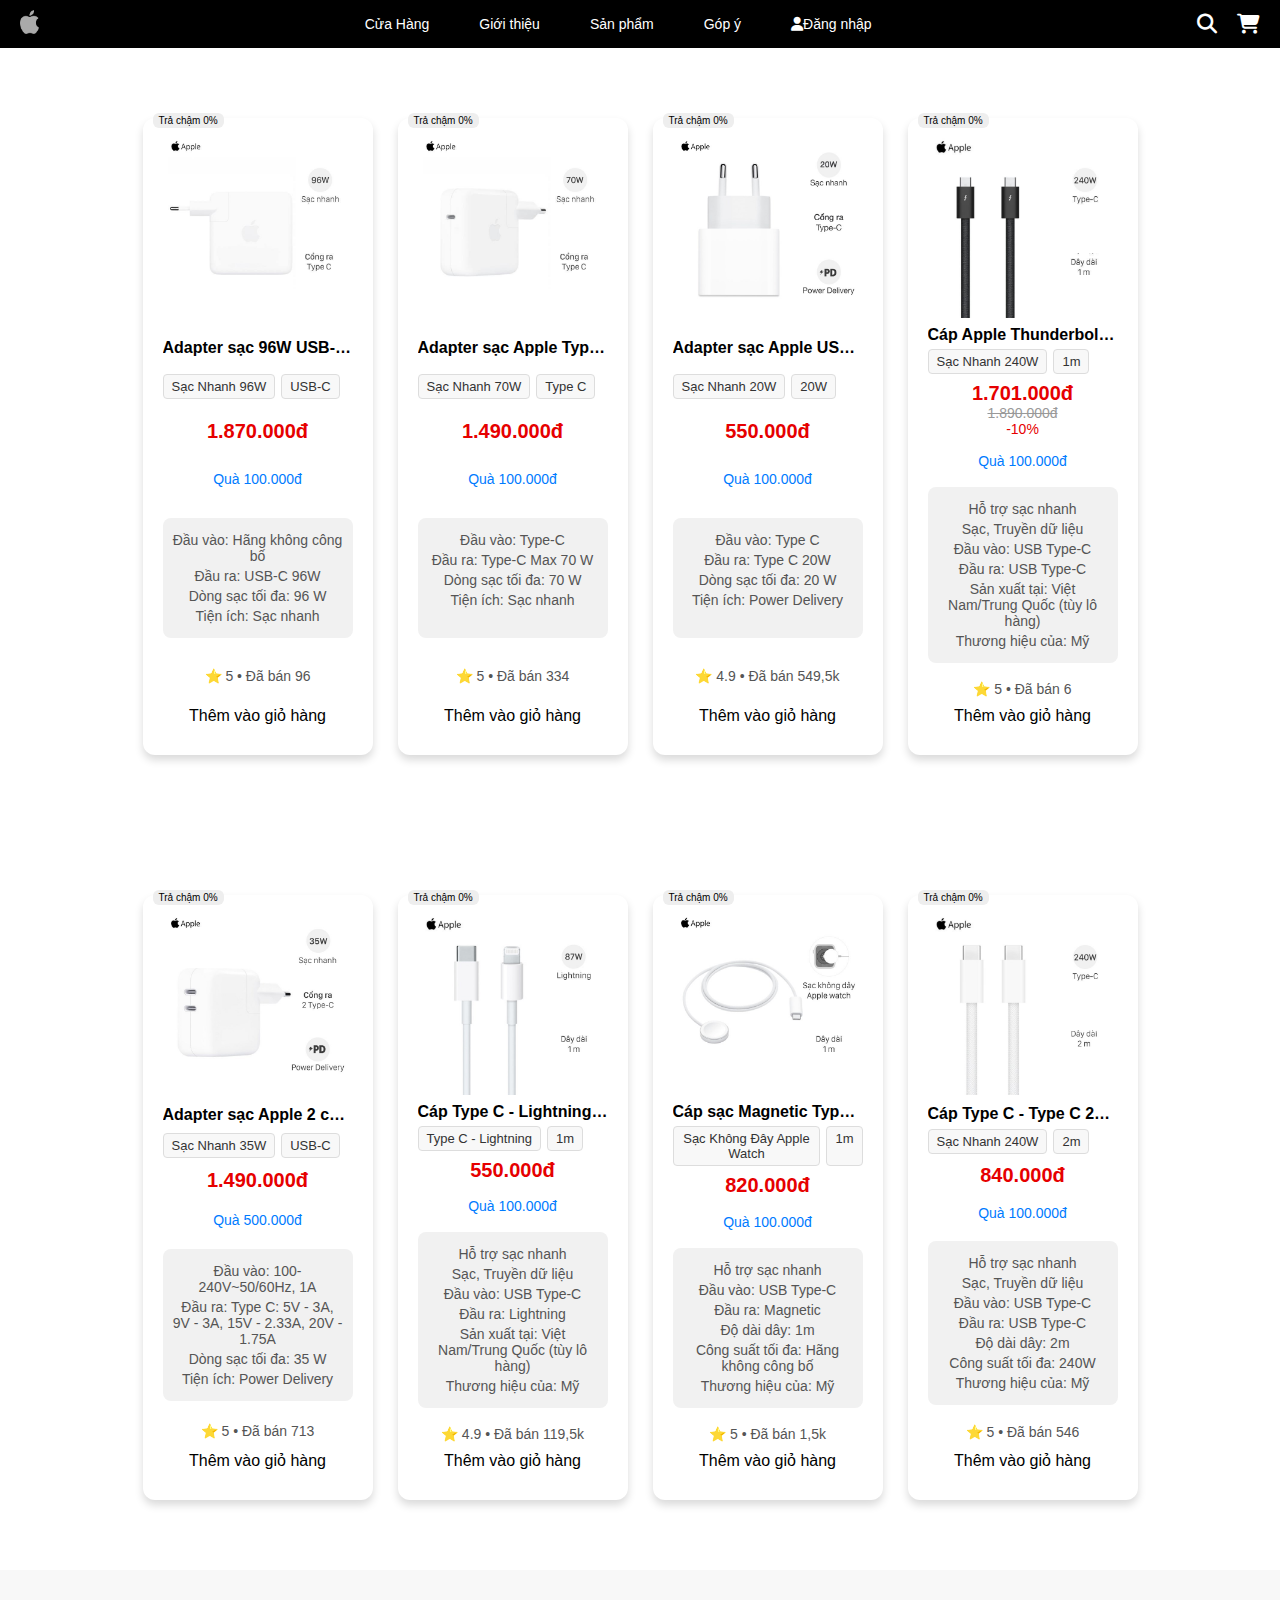
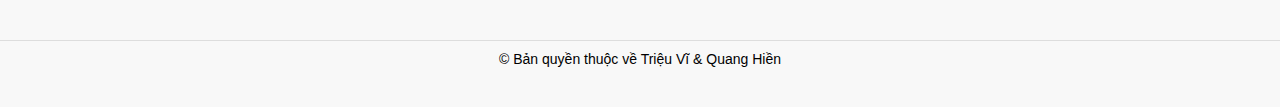
<file: phukien.html>
<!DOCTYPE html>
<html lang="vi">

<head>
    <meta charset="UTF-8">
    <meta name="viewport" content="width=device-width, initial-scale=1.0">
    <title>Sản phẩm mới</title>
    <link rel="stylesheet" href="style.css">
</head>

<body>

    <header class="header">
        <div class="logo">
            <a href="index.html"><img src="./Images/Apple-logo.webp" alt="Logo"></a>
        </div>
        <ul class="nav-menu">
            <li><a href="index.html">Cửa Hàng</a></li>
            <li><a href="gioithieu.html">Giới thiệu</a></li>
            <li class="dropdown">
                <a href="#">Sản phẩm</a>
                <ul class="dropdown-content">
                    <li><a href="iphone.html">Iphone Series</a></li>
                    <li><a href="airpods.html">Tai nghe</a></li>
                    <li><a href="phukien.html">Phụ Kiện</a></li>
                </ul>
            </li>
            <li><a href="feedback.html">Góp ý</a></li>
            </li>
            <div class="login">
                <a href="dangnhap.html" class="login-btn"><i class="fas fa-user"></i> Đăng nhập</a>
            </div>
        </ul>
        <div class="search-cart">
            <div class="search-icon">
                <i class="fas fa-search"></i>
            </div>
            <div class="cart-icon">
                <i class="fa fa-shopping-cart" aria-hidden="true"></i>
            </div>
        </div>
        <link rel="stylesheet" href="https://cdnjs.cloudflare.com/ajax/libs/font-awesome/6.4.2/css/all.min.css">
        </ul>
    </header>

    <section id="product-list">

        <div class="product-container">
            <div class="product featured">
                <div class="badge">Trả chậm 0%</div>
                <img src="./Images/96w-usb-c-power-apple-mx0j2-thumb-2-638677998317430752-600x600.jpg"
                    alt="Adapter sạc 96W USB-C Power Apple MX0J2">
                <h3>Adapter sạc 96W USB-C Power Apple MX0J2</h3>
                <p class="display">
                    <span>Sạc Nhanh 96W</span>
                    <span>USB-C</span>
                </p>
                <div class="price-container">
                    <p class="discounted-price">1.870.000đ</p>
                </div>
                <p class="bonus">Quà 100.000đ</p>
                <ul class="specifications">
                    <li>Đầu vào: Hãng không công bố</li>
                    <li>Đầu ra: USB-C 96W</li>
                    <li>Dòng sạc tối đa: 96 W</li>
                    <li>Tiện ích: Sạc nhanh</li>
                </ul>
                <p class="rating">⭐ 5 • Đã bán 96</p>
                <button class="add-to-cart">Thêm vào giỏ hàng</button>
            </div>
            <div class="product-container">
                <div class="product featured">
                    <div class="badge">Trả chậm 0%</div>
                    <img src="./Images/adapter-sac-apple-type-c-70w-thumb-2-638677858264903621-600x600.jpg"
                        alt="Adapter sạc Apple Type C 70W">
                    <h3>Adapter sạc Apple Type C 70W</h3>
                    <p class="display">
                        <span>Sạc Nhanh 70W</span>
                        <span>Type C</span>
                    </p>
                    <div class="price-container">
                        <p class="discounted-price">1.490.000đ</p>
                    </div>
                    <p class="bonus">Quà 100.000đ</p>
                    <ul class="specifications">
                        <li>Đầu vào: Type-C</li>
                        <li>Đầu ra: Type-C Max 70 W</li>
                        <li>Dòng sạc tối đa: 70 W</li>
                        <li>Tiện ích: Sạc nhanh</li>
                    </ul>
                    <p class="rating">⭐ 5 • Đã bán 334</p>
                    <button class="add-to-cart">Thêm vào giỏ hàng</button>
                </div>
                <div class="product-container">
                    <div class="product featured">
                        <div class="badge">Trả chậm 0%</div>
                        <img src="./Images/adapter-sac-type-c-20w-cho-iphone-ipad-apple-mhje3-avatar-1-1-600x600.jpg"
                            alt="Adapter sạc Apple USB-C 20W">
                        <h3>Adapter sạc Apple USB-C 20W</h3>
                        <p class="display">
                            <span>Sạc Nhanh 20W</span>
                            <span>20W</span>
                        </p>
                        <div class="price-container">
                            <p class="discounted-price">550.000đ</p>
                        </div>
                        <p class="bonus">Quà 100.000đ</p>
                        <ul class="specifications">
                            <li>Đầu vào: Type C</li>
                            <li>Đầu ra: Type C 20W</li>
                            <li>Dòng sạc tối đa: 20 W</li>
                            <li>Tiện ích: Power Delivery</li>
                        </ul>
                        <p class="rating">⭐ 4.9 • Đã bán 549,5k</p>
                        <button class="add-to-cart">Thêm vào giỏ hàng</button>
                    </div>
                    <div class="product-container">
                        <div class="product featured">
                            <div class="badge">Trả chậm 0%</div>
                            <img src="./Images/cap-apple-thunderbolt-5-1m-den-mc9c4-thumb-638684927715487308-600x600.jpg"
                                alt="iPhone 16">
                            <h3>Cáp Apple Thunderbolt 5 1m Đen MC9C4</h3>
                            <p class="display">
                                <span>Sạc Nhanh 240W</span>
                                <span>1m</span>
                            </p>

                            <div class="price-container">
                                <p class="discounted-price">1.701.000đ</p>
                                <p class="original-price">1.890.000đ</p>
                                <p class="discount">-10%</p>
                            </div>
                            <p class="bonus">Quà 100.000đ</p>
                            <ul class="specifications">
                                <li>Hỗ trợ sạc nhanh</li>
                                <li>Sạc, Truyền dữ liệu</li>
                                <li>Đầu vào: USB Type-C</li>
                                <li>Đầu ra: USB Type-C</li>
                                <li>Sản xuất tại: Việt Nam/Trung Quốc (tùy lô hàng)</li>
                                <li>Thương hiệu của: Mỹ</li>
                            </ul>
                            <p class="rating">⭐ 5 • Đã bán 6</p>
                            <button class="add-to-cart">Thêm vào giỏ hàng</button>
                        </div>
    </section>
    <section id="product-two">
        <div class="product-container">
            <div class="product featured">
                <div class="badge">Trả chậm 0%</div>
                <img src="./Images/adapter-sac-dual-type-c-35w-apple-mnwp3-trang-thumb-1-600x600.jpeg"
                    alt="Adapter sạc Apple 2 cổng USB-C 35W MNWP3">
                <h3>Adapter sạc Apple 2 cổng USB-C 35W MNWP3 </h3>
                <p class="display">
                    <span>Sạc Nhanh 35W</span>
                    <span>USB-C</span>
                </p>
                <div class="price-container">
                    <p class="discounted-price">1.490.000đ</p>
                </div>
                <p class="bonus">Quà 500.000đ</p>
                <ul class="specifications">
                    <li>Đầu vào: 100-240V~50/60Hz, 1A</li>
                    <li>Đầu ra: Type C: 5V - 3A, 9V - 3A, 15V - 2.33A, 20V - 1.75A</li>
                    <li>Dòng sạc tối đa: 35 W</li>
                    <li>Tiện ích: Power Delivery</li>
                </ul>
                <p class="rating">⭐ 5 • Đã bán 713</p>
                <button class="add-to-cart">Thêm vào giỏ hàng</button>
            </div>
            <div class="product-container">
                <div class="product featured">
                    <div class="badge">Trả chậm 0%</div>
                    <img src="./Images/cap-type-c-lightning-1m-apple-mm0a3-trang-thumb-1-600x600.jpeg"
                        alt="Cáp Type C - Lightning 1m Apple MM0A3">
                    <h3>Cáp Type C - Lightning 1m Apple MM0A3 </h3>
                    <p class="display">
                        <span>Type C - Lightning</span>
                        <span>1m</span>
                    </p>
                    <div class="price-container">
                        <p class="discounted-price">550.000đ</p>
                    </div>
                    <p class="bonus">Quà 100.000đ</p>
                    <ul class="specifications">
                        <li>Hỗ trợ sạc nhanh</li>
                        <li>Sạc, Truyền dữ liệu</li>
                        <li>Đầu vào: USB Type-C</li>
                        <li>Đầu ra: Lightning</li>
                        <li>Sản xuất tại: Việt Nam/Trung Quốc (tùy lô hàng)</li>
                        <li>Thương hiệu của: Mỹ</li>
                    </ul>
                    <p class="rating">⭐ 4.9 • Đã bán 119,5k</p>
                    <button class="add-to-cart">Thêm vào giỏ hàng</button>
                </div>
                <div class="product-container">
                    <div class="product featured">
                        <div class="badge">Trả chậm 0%</div>
                        <img src="./Images/cap-sac-apple-watch-magnetic-type-c-1m-apple-mt0h3-trang-thumb-600x600.jpg"
                            alt="Cáp sạc Magnetic Type C cho Apple Watch 1m">
                        <h3>Cáp sạc Magnetic Type C cho Apple Watch 1m </h3>
                        <p class="display">
                            <span>Sạc Không Đây Apple Watch</span>
                            <span>1m</span>
                        </p>
                        <div class="price-container">
                            <p class="discounted-price">820.000đ</p>
                        </div>
                        <p class="bonus">Quà 100.000đ</p>
                        <ul class="specifications">
                            <li>Hỗ trợ sạc nhanh</li>
                            <li>Đầu vào: USB Type-C</li>
                            <li>Đầu ra: Magnetic</li>
                            <li>Độ dài dây: 1m</li>
                            <li>Công suất tối đa: Hãng không công bố</li>
                            <li>Thương hiệu của: Mỹ</li>
                        </ul>
                        <p class="rating">⭐ 5 • Đã bán 1,5k</p>
                        <button class="add-to-cart">Thêm vào giỏ hàng</button>
                    </div>
                    <div class="product-container">
                        <div class="product featured">
                            <div class="badge">Trả chậm 0%</div>
                            <img src="./Images/cap-type-c-type-c-2m-apple-mu2g3-600x600.jpg"
                                alt="Cáp Type C - Type C 240W 2m Apple MU2G3">
                            <h3>Cáp Type C - Type C 240W 2m Apple MU2G3 </h3>
                            <p class="display">
                                <span>Sạc Nhanh 240W</span>
                                <span>2m</span>
                            </p>
                            <div class="price-container">
                                <p class="discounted-price">840.000đ</p>
                            </div>
                            <p class="bonus">Quà 100.000đ</p>
                            <ul class="specifications">
                                <li>Hỗ trợ sạc nhanh</li>
                                <li>Sạc, Truyền dữ liệu</li>
                                <li>Đầu vào: USB Type-C</li>
                                <li>Đầu ra: USB Type-C</li>
                                <li>Độ dài dây: 2m</li>
                                <li>Công suất tối đa: 240W</li>
                                <li>Thương hiệu của: Mỹ</li>
                            </ul>
                            <p class="rating">⭐ 5 • Đã bán 546</p>
                            <button class="add-to-cart">Thêm vào giỏ hàng</button>
                        </div>
    </section>

    <footer class="footer">
        <div class="footer-bottom">
            <p>© Bản quyền thuộc về Triệu Vĩ & Quang Hiền</p>
        </div>
        </div>
    </footer>

</body>

</html>
</file>
<file: dangky.css>
* {
    margin: 0;
    padding: 0;
    box-sizing: border-box;
    font-family: Arial, sans-serif;
}

/* Màu nền tổng thể */
body {
    background-color: #f5f5f7;
}

/* HEADER */
.header {
    display: flex;
    justify-content: space-between;
    align-items: center;
    padding: 10px 20px;
    background-color: #000;
    color: white;
}

/* Logo căn giữa */
.logo img {
    height: 24px;
}

/* Menu */
.nav-menu {
    display: flex;
    justify-content: center;
    flex-grow: 1;
    gap: 30px;
    position: relative;
}

.nav-menu li {
    list-style: none;
    position: relative;
}

.nav-menu a {
    color: white;
    text-decoration: none;
    font-size: 14px;
    padding: 5px 10px;
    display: block;
    transition: 0.3s;
}

.nav-menu a:hover {
    color: #aaa;
}

/* Nhóm tìm kiếm và giỏ hàng */
.search-cart {
    display: flex;
    align-items: center;
    gap: 20px;
}

/* Biểu tượng tìm kiếm */
.search-icon i {
    font-size: 20px;
    color: white;
    cursor: pointer;
}

/* Biểu tượng giỏ hàng */
.cart-icon {
    position: relative;
    font-size: 20px;
    cursor: pointer;
}

.cart-count {
    position: absolute;
    top: -5px;
    right: -10px;
    background: red;
    color: white;
    font-size: 12px;
    border-radius: 50%;
    padding: 2px 6px;
}

/* ======= MENU DROPDOWN ======= */
.nav-menu ul {
    position: absolute;
    top: 100%;
    left: 0;
    background: white;
    list-style: none;
    padding: 0;
    margin: 0;
    width: 200px;
    display: none;
    box-shadow: 0 5px 15px rgba(0, 0, 0, 0.2);
    border-radius: 5px;
}

/* Dropdown cho mục "Sản phẩm" */
.nav-menu .dropdown ul {
    display: none;
    position: absolute;
    top: 100%;
    left: 0;
    background: black;
    width: 200px;
    box-shadow: 0 5px 15px rgba(255, 255, 255, 0.2);
    border-radius: 5px;
    z-index: 1000;
}

.nav-menu .dropdown:hover>ul {
    display: block;
}

.nav-menu .dropdown ul li {
    width: 100%;
}

.nav-menu .dropdown ul a {
    color: white;
    padding: 10px;
    font-size: 14px;
    display: block;
    transition: 0.3s;
}

.nav-menu .dropdown ul a:hover {
    background-color: grey;
    color: white;
}

* {
    margin: 0;
    padding: 0;
    box-sizing: border-box;
    font-family: 'Roboto', sans-serif;
}

/* Căn chỉnh phần chứa form */
section {
    display: flex;
    justify-content: center;
    align-items: center;
    height: 100vh;
}

.noi-dung {
    display: flex;
    justify-content: center;
    align-items: center;
    width: 100%;
}

.form {
    width: 400px;
    border: 2px solid black;
    border-radius: 10px;
    padding: 20px;
    margin: auto;
    /* Đảm bảo căn giữa */
    background-color: white;
}

.form h2 {
    color: black;
    font-weight: 500;
    font-size: 1.5em;
    text-transform: uppercase;
    margin-bottom: 20px;
    border-bottom: 4px solid #007bff;
    display: inline-block;
}

/* Căn chỉnh ô input */
.input-form {
    margin-bottom: 15px;
    position: relative;
}

.auth-form-input {
    width: 100%;
    padding: 12px;
    border: 1px solid #AAAAAA;
    font-size: 16px;
    color: black;
    background: transparent;
    border-radius: 30px;
    box-sizing: border-box;
}

.auth-form-input:focus {
    border-color: #f53677;
    outline: none;
}

/* Ô nhập mật khẩu có biểu tượng mắt */
.input-icon {
    position: relative;
}

.input-icon i {
    position: absolute;
    right: 15px;
    top: 50%;
    transform: translateY(-50%);
    cursor: pointer;
    color: #666;
}

/* Nút Đăng Ký */
.auth-submit {
    width: 100%;
    padding: 12px;
    background: #007bff;
    color: #fff;
    border: none;
    font-weight: 500;
    cursor: pointer;
    border-radius: 30px;
    transition: background 0.3s;
}

.auth-submit:hover {
    background: #f53677;
}

/* Điều khoản checkbox */
.btn {
    display: flex;
    align-items: center;
    gap: 5px;
    margin-bottom: 20px;
    /* Tạo khoảng cách dưới */
}

.btn a {
    color: #f53677;
    text-decoration: none;
}

.btn a:hover {
    text-decoration: underline;
}

/* Link chuyển qua trang đăng nhập */
.auth-btn-direct {
    display: block;
    text-align: center;
    margin-top: 10px;
    color: #f53677;
}

.auth-btn-direct:hover {
    text-decoration: underline;
}

/* Đăng ký qua mạng xã hội */
.form h3 {
    color: #607d8b;
    text-align: center;
    margin: 30px 0 10px;
    font-weight: 500;
}

.icon-dang-nhap {
    display: flex;
    justify-content: center;
    gap: 10px;
}

.icon-dang-nhap li {
    list-style: none;
    cursor: pointer;
    font-size: 24px;
}

.icon-dang-nhap li:nth-child(1) {
    color: #3b5999;
}

.icon-dang-nhap li:nth-child(2) {
    color: #dd4b39;
}

.icon-dang-nhap li:nth-child(3) {
    color: #55acee;
}

/* Responsive */
@media (max-width: 768px) {
    .noi-dung {
        width: 100%;
        padding: 20px;
    }

    .form {
        width: 100%;
    }
}

/* Footer tổng thể */
.footer {
    background: #f8f8f8;
    padding: 40px 0;
    text-align: center;
}

/* Container chính */
.footer-container {
    max-width: 1200px;
    margin: auto;
}

/* Đăng ký nhận tin */
.footer-top {
    margin-bottom: 30px;
}

.subscribe input {
    padding: 10px;
    width: 250px;
    border: 1px solid #ddd;
    border-radius: 5px;
}

.subscribe button {
    padding: 10px 20px;
    background: #ff6600;
    color: white;
    border: none;
    cursor: pointer;
    border-radius: 5px;
}

/* Phần nội dung chính */
.footer-content {
    display: flex;
    justify-content: space-between;
    flex-wrap: wrap;
}

/* Cột Logo & Thông tin liên hệ */
.footer-info {
    width: 30%;
    text-align: left;
}

.footer-info img {
    width: 120px;
    margin-bottom: 10px;
}

.footer-info p {
    font-size: 14px;
    margin: 5px 0;
}

/* Cột Form liên hệ */
.footer-contact {
    width: 30%;
    text-align: left;
}

.footer-contact h3 {
    font-size: 18px;
    margin-bottom: 10px;
}

.footer-contact input,
.footer-contact textarea {
    width: 100%;
    padding: 10px;
    margin-bottom: 10px;
    border: 1px solid #ddd;
    border-radius: 5px;
}

.footer-contact button {
    width: 100%;
    padding: 10px;
    background: #ff6600;
    color: white;
    border: none;
    cursor: pointer;
    border-radius: 5px;
}

/* Cột Google Maps */
.footer-map {
    width: 30%;
    text-align: left;
}

.footer-map h3 {
    font-size: 18px;
    margin-bottom: 10px;
}

/* Danh mục Cẩm nang - Chính sách - Dịch vụ */
.footer-links-container {
    display: flex;
    justify-content: space-between;
    margin-top: 30px;
    padding-top: 20px;
    border-top: 1px solid #ddd;
}

.footer-links {
    width: 30%;
    text-align: left;
}

.footer-links h3 {
    font-size: 18px;
    margin-bottom: 10px;
}

.footer-links ul {
    list-style: none;
    padding: 0;
}

.footer-links ul li {
    margin-bottom: 8px;
}

.footer-links ul li a {
    text-decoration: none;
    color: #333;
    font-size: 14px;
}

.footer-links ul li a:hover {
    color: #ff6600;
}

/* Phần dưới cùng */
.footer-bottom {
    margin-top: 30px;
    padding-top: 10px;
    border-top: 1px solid #ddd;
    font-size: 14px;
}
</file>
<file: dangnhap.css>
* {
    margin: 0;
    padding: 0;
    box-sizing: border-box;
    font-family: 'Roboto', sans-serif;
}

section {
    position: relative;
    width: 100%;
    height: 100vh;
    display: flex;
    justify-content: center;
    align-items: center;
}

section .noi-dung {
    display: flex;
    justify-content: center;
    align-items: center;
    width: 50%;
    height: 100%;
}

section .noi-dung .form {
    width: 400px;
    border: 2px solid black;
    border-radius: 10px;
    padding: 20px;
    margin: auto;
    /* Đảm bảo căn giữa */
    background-color: white;
}

section .noi-dung .form h2 {
    color: black;
    font-weight: 500;
    font-size: 1.5em;
    text-transform: uppercase;
    margin-bottom: 20px;
    border-bottom: 4px solid #007bff;
    display: inline-block;
    letter-spacing: 1px;
}

section .noi-dung .form .input-form {
    margin-bottom: 20px;
}

section .noi-dung .form .input-form span {
    font-size: 16px;
    margin-bottom: 5px;
    display: inline-block;
    color: #607db8;
    letter-spacing: 1px;
}

section .noi-dung .form .input-form input {
    width: 100%;
    padding: 10px 20px;
    outline: none;
    border: 1px solid #AAAAAA;
    font-size: 16px;
    letter-spacing: 1px;
    color: black;
    background: transparent;
    border-radius: 30px;
}

/* Ô nhập mật khẩu có biểu tượng mắt */
.input-icon {
    position: relative;
}

.input-icon i {
    position: absolute;
    right: 15px;
    top: 50%;
    transform: translateY(-50%);
    cursor: pointer;
    color: #666;
}

section .noi-dung .form .input-form input[type="submit"] {
    background: #007bff;
    color: #fff;
    outline: none;
    border: none;
    font-weight: 500;
    cursor: pointer;
    box-shadow: 0 1px 1px rgba(0, 0, 0, 0.12),
        0 2px 2px rgba(0, 0, 0, 0.12),
        0 4px 4px rgba(0, 0, 0, 0.12),
        0 8px 8px rgba(0, 0, 0, 0.12),
        0 16px 16px rgba(0, 0, 0, 0.12);
}

section .noi-dung .form .input-form input[type="submit"]:hover {
    background: #f53677;
}

section .noi-dung .form .nho-dang-nhap {
    margin-bottom: 10px;
    color: #607d8b;
    font-size: 14px;
}

section .noi-dung .form .input-form p {
    color: #607d8b;
}

section .noi-dung .form .input-form p a {
    color: #ff4584;
}

section .noi-dung .form h3 {
    color: #607d8b;
    text-align: center;
    margin: 80px 0 10px;
    font-weight: 500;
}

section .noi-dung .form .icon-dang-nhap {
    display: flex;
    justify-content: center;
    align-items: center;
    gap: 10px;
}

section .noi-dung .form .icon-dang-nhap li {
    list-style: none;
    cursor: pointer;
    width: 50px;
    height: 50px;
    display: flex;
    justify-content: center;
    align-items: center;
    margin: 0 5px;
}

section .noi-dung .form .icon-dang-nhap li:nth-child(1) {
    color: #3b5999;
}

section .noi-dung .form .icon-dang-nhap li:nth-child(2) {
    color: #dd4b39;
}

section .noi-dung .form .icon-dang-nhap li:nth-child(3) {
    color: #55acee;
}

@media (max-width: 768px) {
    section .noi-dung {
        display: flex;
        justify-content: center;
        align-items: center;
        width: 100%;
        height: 100%;
        z-index: 1;
    }

    section .noi-dung .form {
        width: 100%;
        padding: 40px;
        background: rgba(255, 255, 255, 0.9);
        margin: 50px;
    }

    section .noi-dung .form h3 {
        color: #607d8b;
        text-align: center;
        margin: 30px 0 10px;
        font-weight: 500;
    }
}

/* HEADER */
.header {
    display: flex;
    justify-content: space-between;
    align-items: center;
    padding: 10px 20px;
    background-color: #000;
    color: white;
}

/* Logo căn giữa */
.logo img {
    height: 24px;
}

/* Menu */
.nav-menu {
    display: flex;
    justify-content: center;
    flex-grow: 1;
    gap: 30px;
    position: relative;
}

.nav-menu li {
    list-style: none;
    position: relative;
}

.nav-menu a {
    color: white;
    text-decoration: none;
    font-size: 14px;
    padding: 5px 10px;
    display: block;
    transition: 0.3s;
}

.nav-menu a:hover {
    color: #aaa;
}

/* Nhóm tìm kiếm và giỏ hàng */
.search-cart {
    display: flex;
    align-items: center;
    gap: 20px;
}

/* Biểu tượng tìm kiếm */
.search-icon i {
    font-size: 20px;
    color: white;
    cursor: pointer;
}

/* Biểu tượng giỏ hàng */
.cart-icon {
    position: relative;
    font-size: 20px;
    cursor: pointer;
}

.cart-count {
    position: absolute;
    top: -5px;
    right: -10px;
    background: red;
    color: white;
    font-size: 12px;
    border-radius: 50%;
    padding: 2px 6px;
}

/* MENU DROPDOWN */
.nav-menu ul {
    position: absolute;
    top: 100%;
    left: 0;
    background: white;
    list-style: none;
    padding: 0;
    margin: 0;
    width: 200px;
    display: none;
    box-shadow: 0 5px 15px rgba(0, 0, 0, 0.2);
    border-radius: 5px;
}

/* Dropdown cho mục "Sản phẩm" */
.nav-menu .dropdown ul {
    display: none;
    position: absolute;
    top: 100%;
    left: 0;
    background: black;
    width: 200px;
    box-shadow: 0 5px 15px rgba(255, 255, 255, 0.2);
    border-radius: 5px;
    z-index: 1000;
}

.nav-menu .dropdown:hover>ul {
    display: block;
}

.nav-menu .dropdown ul li {
    width: 100%;
}

.nav-menu .dropdown ul a {
    color: white;
    padding: 10px;
    font-size: 14px;
    display: block;
    transition: 0.3s;
}

.nav-menu .dropdown ul a:hover {
    background-color: grey;
    color: white;
}

/* Footer tổng thể */
.footer {
    background: #f8f8f8;
    padding: 40px 0;
    text-align: center;
}

/* Container chính */
.footer-container {
    max-width: 1200px;
    margin: auto;
}

/* Đăng ký nhận tin */
.footer-top {
    margin-bottom: 30px;
}

.subscribe input {
    padding: 10px;
    width: 250px;
    border: 1px solid #ddd;
    border-radius: 5px;
}

.subscribe button {
    padding: 10px 20px;
    background: #ff6600;
    color: white;
    border: none;
    cursor: pointer;
    border-radius: 5px;
}

/* Phần nội dung chính */
.footer-content {
    display: flex;
    justify-content: space-between;
    flex-wrap: wrap;
}

/* Cột Logo & Thông tin liên hệ */
.footer-info {
    width: 30%;
    text-align: left;
}

.footer-info img {
    width: 120px;
    margin-bottom: 10px;
}

.footer-info p {
    font-size: 14px;
    margin: 5px 0;
}

/* Cột Form liên hệ */
.footer-contact {
    width: 30%;
    text-align: left;
}

.footer-contact h3 {
    font-size: 18px;
    margin-bottom: 10px;
}

.footer-contact input,
.footer-contact textarea {
    width: 100%;
    padding: 10px;
    margin-bottom: 10px;
    border: 1px solid #ddd;
    border-radius: 5px;
}

.footer-contact button {
    width: 100%;
    padding: 10px;
    background: #ff6600;
    color: white;
    border: none;
    cursor: pointer;
    border-radius: 5px;
}

/* Cột Google Maps */
.footer-map {
    width: 30%;
    text-align: left;
}

.footer-map h3 {
    font-size: 18px;
    margin-bottom: 10px;
}

/* Danh mục Cẩm nang - Chính sách - Dịch vụ */
.footer-links-container {
    display: flex;
    justify-content: space-between;
    margin-top: 30px;
    padding-top: 20px;
    border-top: 1px solid #ddd;
}

.footer-links {
    width: 30%;
    text-align: left;
}

.footer-links h3 {
    font-size: 18px;
    margin-bottom: 10px;
}

.footer-links ul {
    list-style: none;
    padding: 0;
}

.footer-links ul li {
    margin-bottom: 8px;
}

.footer-links ul li a {
    text-decoration: none;
    color: #333;
    font-size: 14px;
}

.footer-links ul li a:hover {
    color: #ff6600;
}

/* Phần dưới cùng */
.footer-bottom {
    margin-top: 30px;
    padding-top: 10px;
    border-top: 1px solid #ddd;
    font-size: 14px;
}
</file>
<file: style.css>
/* Reset mặc định */
* {
    margin: 0;
    padding: 0;
    box-sizing: border-box;
    font-family: Arial, sans-serif;
}

/* Màu nền tổng thể */
body {
    background-color: #f5f5f7;
}

/* HEADER */
.header {
    display: flex;
    justify-content: space-between;
    align-items: center;
    padding: 10px 20px;
    background-color: #000;
    color: white;
}

/* Logo căn giữa */
.logo img {
    height: 24px;
}

/* Menu */
.nav-menu {
    display: flex;
    justify-content: center;
    flex-grow: 1;
    gap: 30px;
    position: relative;
}

.nav-menu li {
    list-style: none;
    position: relative;
}

.nav-menu a {
    color: white;
    text-decoration: none;
    font-size: 14px;
    padding: 5px 10px;
    display: block;
    transition: 0.3s;
}

.nav-menu a:hover {
    color: #aaa;
}

/* Nhóm tìm kiếm và giỏ hàng */
.search-cart {
    display: flex;
    align-items: center;
    gap: 20px;
}

/* Biểu tượng tìm kiếm */
.search-icon i {
    font-size: 20px;
    color: white;
    cursor: pointer;
}

/* Biểu tượng giỏ hàng */
.cart-icon {
    position: relative;
    font-size: 20px;
    cursor: pointer;
}

.cart-count {
    position: absolute;
    top: -5px;
    right: -10px;
    background: red;
    color: white;
    font-size: 12px;
    border-radius: 50%;
    padding: 2px 6px;
}

/* ======= MENU DROPDOWN ======= */
.nav-menu ul {
    position: absolute;
    top: 100%;
    left: 0;
    background: white;
    list-style: none;
    padding: 0;
    margin: 0;
    width: 200px;
    display: none;
    box-shadow: 0 5px 15px rgba(0, 0, 0, 0.2);
    border-radius: 5px;
}

/* Dropdown cho mục "Sản phẩm" */
.nav-menu .dropdown ul {
    display: none;
    position: absolute;
    top: 100%;
    left: 0;
    background: black;
    width: 200px;
    box-shadow: 0 5px 15px rgba(255, 255, 255, 0.2);
    border-radius: 5px;
    z-index: 1000;
}

.nav-menu .dropdown:hover>ul {
    display: block;
}

.nav-menu .dropdown ul li {
    width: 100%;
}

.nav-menu .dropdown ul a {
    color: white;
    padding: 10px;
    font-size: 14px;
    display: block;
    transition: 0.3s;
}

.nav-menu .dropdown ul a:hover {
    background-color: grey;
    color: white;
}

/* PHẦN HÌNH NỀN */
.hero {
    position: relative;
    width: 100%;
    height: 80vh;
    display: flex;
    justify-content: center;
    align-items: center;
    text-align: center;
    color: white;
    overflow: hidden;
}

.hero img {
    width: 100%;
    height: 100%;
    object-fit: cover;
    position: absolute;
    top: 0;
    left: 0;
    z-index: -1;
}

/* Lớp phủ mờ giúp chữ dễ đọc hơn */
.overlay {
    position: absolute;
    top: 0;
    left: 0;
    width: 100%;
    height: 100%;
    background: rgba(0, 0, 0, 0.4);
}

/* Nội dung trong hình nền */
.content {
    position: relative;
    z-index: 2;
    max-width: 600px;
}

.content h2 {
    font-size: 28px;
    margin-bottom: 20px;
}

button {
    background: white;
    color: black;
    border: none;
    padding: 10px 20px;
    font-size: 16px;
    cursor: pointer;
    border-radius: 20px;
    transition: 0.3s;
}

button:hover {
    background: gray;
    color: white;
}

/* DANH MỤC SẢN PHẨM */
#product-list {
    padding: 70px 20px;
    background-color: #ffffff;
    /* Đổi nền thành màu trắng */
    text-align: center;
}

#product-list h2 {
    font-size: 26px;
    margin-bottom: 20px;
    color: #333;
}

/* Hiển thị sản phẩm theo hàng ngang */
.product-container {
    display: flex;
    justify-content: center;
    align-items: stretch;
    /* Giúp tất cả các khung có chiều cao bằng nhau */
    gap: 25px;
    flex-wrap: wrap;
}

/* Style từng sản phẩm */
.product {
    background: #ffffff;
    padding: 20px;
    border-radius: 12px;
    text-align: center;
    width: 230px;
    min-height: 550px;
    /* Đặt chiều cao tối thiểu để các khung bằng nhau */
    display: flex;
    flex-direction: column;
    justify-content: space-between;
    /* Giúp phân bổ đều nội dung */
    transition: transform 0.3s ease, color 0.3s ease;
    box-shadow: 0 5px 8px rgba(0, 0, 0, 0.15);
    position: relative;
}

.product:hover img {
    transform: translateY(-5px);
    /* Hình ảnh trượt nhẹ lên khi hover */
}

.product:hover h3 {
    color: #007bff;
    /* Đổi màu chữ "iPhone 16 Pro Max" khi hover */
}

.product img {
    width: 100%;
    max-height: 180px;
    object-fit: contain;
    border-radius: 10px;
    transition: transform 0.3s ease;
    /* Thêm transition cho hình ảnh */
}

/* Style cho badge "Trả chậm 0%" */
.badge {

    position: absolute;
    top: -5px;
    /* Đẩy lên trên để không bị che khi ảnh trượt lên */
    left: 10px;
    /* Đẩy sang phải một chút */
    background-color: #EEEEEE;
    color: black;
    padding: 2px 6px;
    /* Tăng padding để nhìn rõ hơn */
    border-radius: 6px;
    font-size: 10px;
    /* Tăng kích thước chữ để dễ nhìn */
    z-index: 10;
}

/* Căn chỉnh tên sản phẩm */
.product h3 {
    font-size: 16px;
    /* Giảm kích thước */
    font-weight: bold;
    color: black;
    margin-top: 8px;
    text-align: center;
    white-space: nowrap;
    /* Giữ trên một dòng */
    overflow: hidden;
    text-overflow: ellipsis;
}

/* Style cho phần mô tả hiển thị màn hình */
.product p.display {
    font-size: 14px;
    color: #555;
    display: flex;
    gap: 6px;
    justify-content: flex-start;
    margin-top: 5px;
    min-height: 25px;
    /* Đảm bảo các dòng này có chiều cao cố định */
}

.product p.display span {
    padding: 4px 8px;
    border: 1px solid #ddd;
    border-radius: 4px;
    background-color: #f8f8f8;
    display: inline-block;
    font-size: 13px;
    color: #333;
}


.price-container {
    text-align: center;
    margin: 8px 0;
}

.price-container .discounted-price {
    font-size: 20px;
    color: #e60000;
    font-weight: bold;
}

.price-container .original-price {
    font-size: 14px;
    color: #999;
    text-decoration: line-through;
}

.price-container .discount {
    font-size: 14px;
    color: #e60000;
}

/* Thêm bonus và rating */
.product .bonus {
    font-size: 14px;
    color: #007bff;
    margin: 8px 0;
}

.product .rating {
    font-size: 14px;
    color: #555;
    margin-top: 8px;
}

/* Tùy chọn lưu trữ */
.storage-options {
    display: flex;
    justify-content: center;
    margin: 8px 0;
}

.storage-options span {
    padding: 4px 8px;
    border: 1px solid #ddd;
    border-radius: 4px;
    margin: 0 4px;
    cursor: pointer;
    transition: color 0.3s ease, border-color 0.3s ease;
    /* Thêm transition cho màu chữ và viền */
}

.storage-options span.selected {
    background-color: transparent;
    /* Bỏ màu nền */
    color: #007bff;
    /* Màu chữ khi chọn */
    border-color: #007bff;
    /* Màu viền khi chọn */
}

.storage-options span:hover {
    border-color: #007bff;
    /* Màu viền khi hover */
}

/* Style thông số kỹ thuật */
.specifications {
    list-style-type: none;
    padding: 10px;
    font-size: 14px;
    color: #555;
    background-color: #f1f1f1;
    border-radius: 8px;
    margin: 10px 0;
    min-height: 120px;
    /* Đảm bảo các phần thông số có cùng chiều cao */
}

.specifications li {
    margin: 4px 0;
}


/* DANH MỤC SẢN PHẨM 2 */
#product-two {
    padding: 70px 20px;
    background-color: #ffffff;
    text-align: center;
}

#product-two h2 {
    font-size: 26px;
    margin-bottom: 20px;
    color: #333;
}

#product-two .product-container {
    display: flex;
    justify-content: center;
    align-items: stretch;
    gap: 25px;
    flex-wrap: wrap;
}

#product-two .product {
    background: #ffffff;
    padding: 20px;
    border-radius: 12px;
    text-align: center;
    width: 230px;
    min-height: 550px;
    display: flex;
    flex-direction: column;
    justify-content: space-between;
    transition: transform 0.3s ease, color 0.3s ease;
    box-shadow: 0 5px 8px rgba(0, 0, 0, 0.15);
    position: relative;
}

#product-two .product:hover img {
    transform: translateY(-5px);
}

#product-two .product:hover h3 {
    color: #007bff;
}

#product-two .product img {
    width: 100%;
    max-height: 180px;
    object-fit: contain;
    border-radius: 10px;
    transition: transform 0.3s ease;
}

#product-two .badge {
    position: absolute;
    top: -5px;
    left: 10px;
    background-color: #EEEEEE;
    color: black;
    padding: 2px 6px;
    border-radius: 6px;
    font-size: 10px;
    z-index: 10;
}

#product-two .product h3 {
    font-size: 16px;
    font-weight: bold;
    color: black;
    margin-top: 8px;
    text-align: center;
    white-space: nowrap;
    overflow: hidden;
    text-overflow: ellipsis;
}

#product-two .product p.display {
    font-size: 14px;
    color: #555;
    display: flex;
    gap: 6px;
    justify-content: flex-start;
    margin-top: 5px;
    min-height: 25px;
}

#product-two .product p.display span {
    padding: 4px 8px;
    border: 1px solid #ddd;
    border-radius: 4px;
    background-color: #f8f8f8;
    display: inline-block;
    font-size: 13px;
    color: #333;
}

#product-two .price-container {
    text-align: center;
    margin: 8px 0;
}

#product-two .price-container .discounted-price {
    font-size: 20px;
    color: #e60000;
    font-weight: bold;
}

#product-two .price-container .original-price {
    font-size: 14px;
    color: #999;
    text-decoration: line-through;
}

#product-two .price-container .discount {
    font-size: 14px;
    color: #e60000;
}

#product-two .product .bonus {
    font-size: 14px;
    color: #007bff;
    margin: 8px 0;
}

#product-two .product .rating {
    font-size: 14px;
    color: #555;
    margin-top: 8px;
}

#product-two .storage-options {
    display: flex;
    justify-content: center;
    margin: 8px 0;
}

#product-two .storage-options span {
    padding: 4px 8px;
    border: 1px solid #ddd;
    border-radius: 4px;
    margin: 0 4px;
    cursor: pointer;
    transition: color 0.3s ease, border-color 0.3s ease;
}

#product-two .storage-options span.selected {
    background-color: transparent;
    color: #007bff;
    border-color: #007bff;
}

#product-two .storage-options span:hover {
    border-color: #007bff;
}

#product-two .specifications {
    list-style-type: none;
    padding: 10px;
    font-size: 14px;
    color: #555;
    background-color: #f1f1f1;
    border-radius: 8px;
    margin: 10px 0;
    min-height: 120px;
}

#product-two .specifications li {
    margin: 4px 0;
}


/* Ẩn danh mục sản phẩm mới & sản phẩm khuyến mãi ban đầu */
.hidden {
    display: none;
    opacity: 0;
    transition: opacity 0.5s ease-in-out;
}

/* Khi danh mục sản phẩm hiển thị */
.visible {
    display: block;
    opacity: 1;
}

/* Hiệu ứng hiển thị sản phẩm */
@keyframes fadeIn {
    from {
        opacity: 0;
        transform: translateY(20px);
    }

    to {
        opacity: 1;
        transform: translateY(0);
    }
}

.visible {
    animation: fadeIn 0.5s ease-in-out;
}

.search-cart-login {
    display: flex;
    align-items: center;
    gap: 30px;
    /* Giữ khoảng cách đồng bộ */
}

/* Nút Đăng nhập */
.login .login-btn {
    text-decoration: none;
    color: white;
    /* Giữ màu giống menu */
    font-family: Arial, sans-serif;
    /* Đồng bộ font */
    font-size: 14px;
    /* Giữ kích thước chữ như menu */
    font-weight: normal;
    /* Không in đậm */
    background: none;
    /* Không có nền */
    padding: 5px 10px;
    /* Đảm bảo khoảng cách giống menu */
    display: flex;
    align-items: center;
    /* Căn giữa theo chiều dọc */
    justify-content: center;
    /* Căn giữa theo chiều ngang */
    cursor: pointer;
}

/* Footer tổng thể */
.footer {
    background: #f8f8f8;
    padding: 40px 0;
    text-align: center;
}

/* Container chính */
.footer-container {
    max-width: 1200px;
    margin: auto;
}

/* Đăng ký nhận tin */
.footer-top {
    margin-bottom: 30px;
}

.subscribe input {
    padding: 10px;
    width: 250px;
    border: 1px solid #ddd;
    border-radius: 5px;
}

.subscribe button {
    padding: 10px 20px;
    background: #ff6600;
    color: white;
    border: none;
    cursor: pointer;
    border-radius: 5px;
}

/* Phần nội dung chính */
.footer-content {
    display: flex;
    justify-content: space-between;
    flex-wrap: wrap;
}

/* Cột Logo & Thông tin liên hệ */
.footer-info {
    width: 30%;
    text-align: left;
}

.footer-info img {
    width: 120px;
    margin-bottom: 10px;
}

.footer-info p {
    font-size: 14px;
    margin: 5px 0;
}

/* Cột Form liên hệ */
.footer-contact {
    width: 30%;
    text-align: left;
}

.footer-contact h3 {
    font-size: 18px;
    margin-bottom: 10px;
}

.footer-contact input,
.footer-contact textarea {
    width: 100%;
    padding: 10px;
    margin-bottom: 10px;
    border: 1px solid #ddd;
    border-radius: 5px;
}

.footer-contact button {
    width: 100%;
    padding: 10px;
    background: #ff6600;
    color: white;
    border: none;
    cursor: pointer;
    border-radius: 5px;
}

/* Cột Google Maps */
.footer-map {
    width: 30%;
    text-align: left;
}

.footer-map h3 {
    font-size: 18px;
    margin-bottom: 10px;
}

/* Danh mục Cẩm nang - Chính sách - Dịch vụ */
.footer-links-container {
    display: flex;
    justify-content: space-between;
    margin-top: 30px;
    padding-top: 20px;
    border-top: 1px solid #ddd;
}

.footer-links {
    width: 30%;
    text-align: left;
}

.footer-links h3 {
    font-size: 18px;
    margin-bottom: 10px;
}

.footer-links ul {
    list-style: none;
    padding: 0;
}

.footer-links ul li {
    margin-bottom: 8px;
}

.footer-links ul li a {
    text-decoration: none;
    color: #333;
    font-size: 14px;
}

.footer-links ul li a:hover {
    color: #ff6600;
}

/* Phần dưới cùng */
.footer-bottom {
    margin-top: 30px;
    padding-top: 10px;
    border-top: 1px solid #ddd;
    font-size: 14px;
}
</file>
<file: gioithieu.css>
/* Reset mặc định */
* {
    margin: 0;
    padding: 0;
    box-sizing: border-box;
    font-family: Arial, sans-serif;
}

/* Màu nền tổng thể */
body {
    background-color: #f5f5f7;
}

/* HEADER */
.header {
    display: flex;
    justify-content: space-between;
    align-items: center;
    padding: 10px 20px;
    background-color: #000;
    color: white;
}

/* Logo */
.logo img {
    height: 24px;
}

/* Menu */
.nav-menu {
    display: flex;
    justify-content: center;
    flex-grow: 1;
    gap: 30px;
    position: relative;
}

.nav-menu li {
    list-style: none;
    position: relative;
}

.nav-menu a {
    color: white;
    text-decoration: none;
    font-size: 14px;
    padding: 5px 10px;
    display: block;
    transition: 0.3s;
}

.nav-menu a:hover {
    color: #aaa;
}

/* Nhóm tìm kiếm và giỏ hàng */
.search-cart {
    display: flex;
    align-items: center;
    gap: 20px;
}

/* Biểu tượng tìm kiếm */
.search-icon i {
    font-size: 20px;
    color: white;
    cursor: pointer;
}

/* Biểu tượng giỏ hàng */
.cart-icon {
    position: relative;
    font-size: 20px;
    cursor: pointer;
}

/* Dropdown menu */
.nav-menu ul {
    position: absolute;
    top: 100%;
    left: 0;
    background: white;
    list-style: none;
    padding: 0;
    margin: 0;
    width: 200px;
    display: none;
    box-shadow: 0 5px 15px rgba(0, 0, 0, 0.2);
    border-radius: 5px;
}

.nav-menu .dropdown:hover>ul {
    display: block;
}

.nav-menu .dropdown ul li {
    width: 100%;
}

.nav-menu .dropdown ul a {
    color: white;
    padding: 10px;
    font-size: 14px;
    display: block;
    transition: 0.3s;
    background: black;
}

.nav-menu .dropdown ul a:hover {
    background-color: grey;
    color: white;
}

/* Nút Đăng nhập */
.login .login-btn {
    text-decoration: none;
    color: white;
    font-size: 14px;
    padding: 5px 10px;
    display: flex;
    align-items: center;
    justify-content: center;
    cursor: pointer;
}

/* Footer tổng thể */
.footer {
    background: #f8f8f8;
    padding: 40px 0;
    text-align: center;
}

/* Container chính */
.footer-container {
    max-width: 1200px;
    margin: auto;
}

/* Thông tin công ty và liên hệ */
.footer-top {
    display: flex;
    justify-content: space-between;
    padding-bottom: 20px;
    border-bottom: 1px solid #ddd;
}

.company-info,
.contact-info {
    width: 45%;
    text-align: left;
}

.company-info h3,
.contact-info h3 {
    font-size: 18px;
    margin-bottom: 10px;
}

.company-info p,
.contact-info p {
    font-size: 14px;
    margin: 5px 0;
}

/* Form nhận tin */
.footer-subscribe {
    margin: 20px 0;
    text-align: center;
}

.footer-subscribe h3 {
    font-size: 18px;
    margin-bottom: 10px;
}

.subscribe-form input {
    padding: 10px;
    width: 250px;
    border: 1px solid #ddd;
    border-radius: 5px;
}

.subscribe-form button {
    padding: 10px 20px;
    background: #007bff;
    color: white;
    border: none;
    cursor: pointer;
    border-radius: 5px;
}

/* Các danh mục */
.footer-links-container {
    display: flex;
    justify-content: space-between;
    padding-top: 20px;
}

.footer-links {
    width: 22%;
    text-align: left;
}

.footer-links h3 {
    font-size: 18px;
    margin-bottom: 10px;
}

.footer-links ul {
    list-style: none;
    padding: 0;
}

.footer-links ul li {
    margin-bottom: 8px;
}

.footer-links ul li a {
    text-decoration: none;
    color: #333;
    font-size: 14px;
}

.footer-links ul li a:hover {
    color: #007bff;
}

/* Chính sách, đối tác, thanh toán */
.footer-bottom {
    display: flex;
    justify-content: space-between;
    margin-top: 30px;
    padding-top: 20px;
    border-top: 1px solid #ddd;
}

.policy,
.partners,
.payment-methods {
    width: 30%;
    text-align: left;
}

.policy h3,
.partners h3,
.payment-methods h3 {
    font-size: 18px;
    margin-bottom: 10px;
}

.policy ul {
    list-style: none;
    padding: 0;
}

.policy ul li {
    margin-bottom: 8px;
}

.policy ul li a {
    text-decoration: none;
    color: #333;
    font-size: 14px;
}

.payment-methods img {
    max-width: 300px;
    /* Tăng kích thước tối đa */
    width: 100%;
    border: 2px solid #000;
    /* Viền màu đen dày 2px */
    border-radius: 10px;
    /* Bo góc viền nếu muốn */
    padding: 2px;
    /* Khoảng cách giữa viền và ảnh */
}


/* Bản quyền */
.copyright {
    margin-top: 30px;
    font-size: 14px;
    color: #777;
}

/* Footer tổng thể */
.footer {
    background: #f8f8f8;
    padding: 40px 0;
    text-align: center;
}

/* Container chính */
.footer-container {
    max-width: 1200px;
    margin: auto;
}

/* Đăng ký nhận tin */
.footer-top {
    margin-bottom: 30px;
}

.subscribe input {
    padding: 10px;
    width: 250px;
    border: 1px solid #ddd;
    border-radius: 5px;
}

.subscribe button {
    padding: 10px 20px;
    background: #007bff;
    color: white;
    border: none;
    cursor: pointer;
    border-radius: 5px;
}

/* Cột Google Maps */
.footer-map {
    width: 60%;
    /* Tăng độ rộng từ 30% lên 60% */
    text-align: center;
    /* Căn giữa nội dung */
    margin: 0 auto;
    /* Căn giữa theo chiều ngang */
}

.footer-map h3 {
    font-size: 22px;
    /* Tăng cỡ chữ */
    margin-bottom: 15px;
}

/* Điều chỉnh kích thước iframe Google Maps */
.footer-map iframe {
    width: 100%;
    /* Chiều rộng đầy đủ */
    height: 400px;
    /* Tăng chiều cao */
    border-radius: 10px;
    /* Bo góc nhẹ */
    border: 2px solid #000;
    /* Thêm viền đen */
}


/* Danh mục Cẩm nang - Chính sách - Dịch vụ */
.footer-links-container {
    display: flex;
    justify-content: space-between;
    /* Căn đều hai bên */
    align-items: flex-start;
    max-width: 1200px;
    /* Điều chỉnh chiều rộng tối đa để bằng với Google Maps */
    margin: 0 auto;
    /* Căn giữa */
    padding-top: 20px;
    border-top: 1px solid #ddd;
}

.footer-links {
    flex: 1;
    text-align: center;
    /* Căn giữa nội dung */
}

.footer-links h3 {
    font-size: 18px;
    margin-bottom: 10px;
}

.footer-links ul {
    list-style: none;
    padding: 0;
}

.footer-links ul li {
    margin-bottom: 8px;
}

.footer-links ul li a {
    text-decoration: none;
    color: #333;
    font-size: 14px;
}

.footer-links ul li a:hover {
    color: #007bff;
}

/* Phần dưới cùng */
.footer-bottom {
    margin-top: 30px;
    padding-top: 10px;
    border-top: 1px solid #ddd;
    font-size: 14px;
}
</file>
